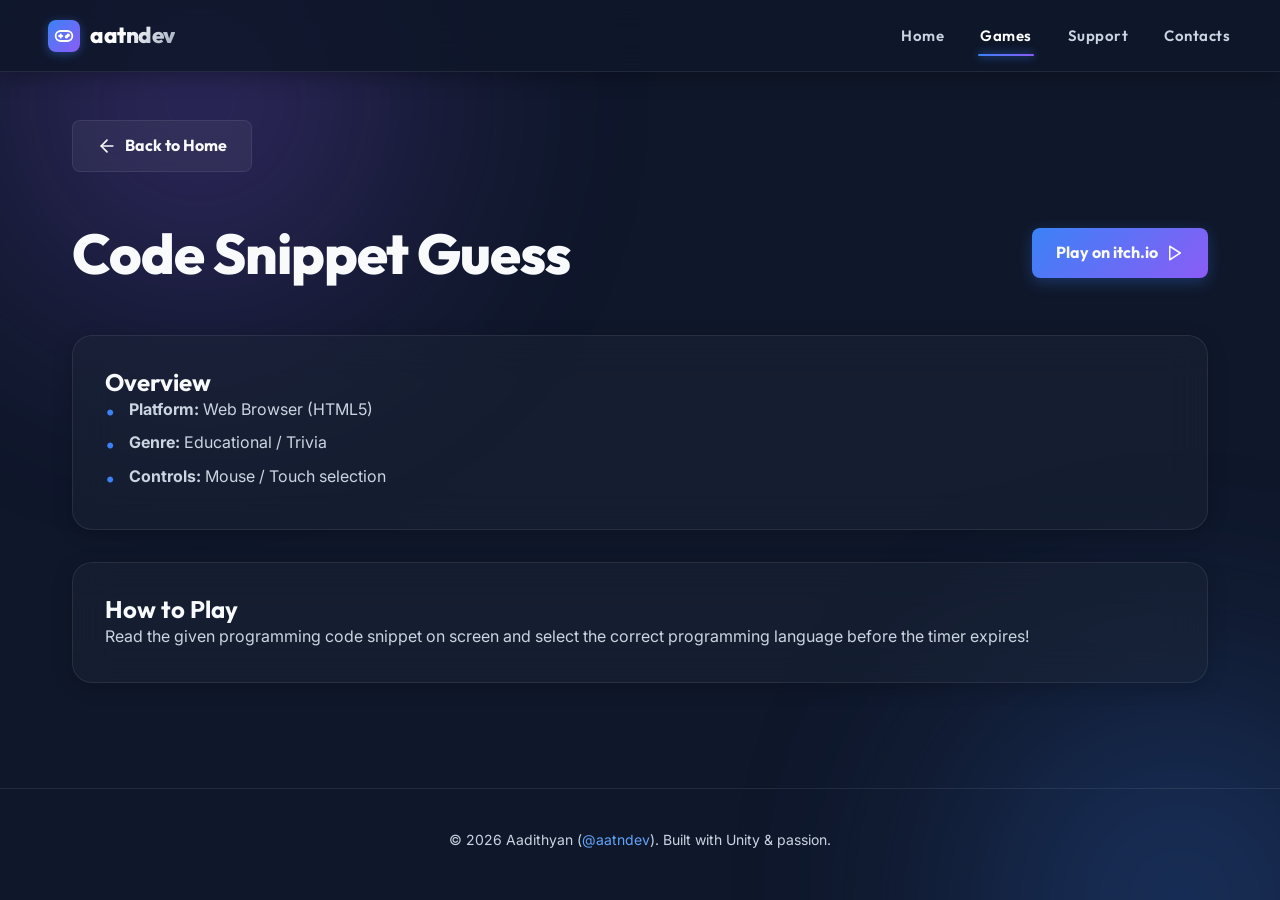
<file: code-snippet-guess.html>
<!DOCTYPE html>
<html lang="en">

<head>
    <meta charset="UTF-8">
    <meta name="viewport" content="width=device-width, initial-scale=1.0">
    <title>Code Snippet Guess by aatndev</title>
    <link rel="preconnect" href="https://fonts.googleapis.com">
    <link rel="preconnect" href="https://fonts.gstatic.com" crossorigin>
    <link
        href="https://fonts.googleapis.com/css2?family=Inter:wght@300;400;500;600&family=Outfit:wght@500;600;700;800;900&display=swap"
        rel="stylesheet">
    <link rel="stylesheet" href="style.css">
</head>

<body>
    <!-- Background Ambient Glow Orbs -->
    <div class="background-effects">
        <div class="glow-orb orb-1"></div>
        <div class="glow-orb orb-2"></div>
    </div>

    <!-- Universal Fixed Top Navigation Bar -->
    <header>
        <nav class="navbar" aria-label="Main Navigation">
            <a href="index.html" class="logo" title="Back to Home">
                <span class="logo-icon">
                    <svg width="20" height="20" viewBox="0 0 24 24" fill="none" stroke="currentColor" stroke-width="2.2" stroke-linecap="round" stroke-linejoin="round">
                        <line x1="6" y1="12" x2="10" y2="12"></line>
                        <line x1="8" y1="10" x2="8" y2="14"></line>
                        <circle cx="17" cy="11" r="1" fill="currentColor"></circle>
                        <circle cx="15" cy="13" r="1" fill="currentColor"></circle>
                        <rect x="2" y="6" width="20" height="12" rx="6"></rect>
                    </svg>
                </span>
                <span class="logo-text">aatndev</span>
            </a>

            <div class="menu" id="menu">
                <a href="index.html" class="">Home</a>
                <a href="games.html" class="active">Games</a>
                <a href="support.html" class="">Support</a>
                <a href="contacts.html" class="">Contacts</a>
            </div>

            <button class="hamburger" id="hamburger" aria-label="Toggle navigation menu" aria-expanded="false">
                <svg width="24" height="24" viewBox="0 0 24 24" fill="none" stroke="currentColor" stroke-width="2.2" stroke-linecap="round" stroke-linejoin="round">
                    <line x1="3" y1="6" x2="21" y2="6"></line>
                    <line x1="3" y1="12" x2="21" y2="12"></line>
                    <line x1="3" y1="18" x2="21" y2="18"></line>
                </svg>
            </button>
        </nav>
    </header>
    <main class="container page-content">
        <div class="nav-bar fade-in">
            <a href="index.html" class="btn btn-outline back-btn">
                <svg width="20" height="20" viewBox="0 0 24 24" fill="none" stroke="currentColor" stroke-width="2"
                    stroke-linecap="round" stroke-linejoin="round">
                    <line x1="19" y1="12" x2="5" y2="12"></line>
                    <polyline points="12 19 5 12 12 5"></polyline>
                </svg>
                Back to Home
            </a>
        </div>

        <article class="game-details fade-in delay-1">
            <header class="detail-header">
                <h1 class="page-title detail-title">Code Snippet Guess</h1>
                <div class="header-actions">
                    <a href="https://aatndev.itch.io/code-snippet-guess" target="_blank" rel="noopener noreferrer" class="btn btn-primary play-btn">
                        Play on itch.io
                        <svg width="18" height="18" viewBox="0 0 24 24" fill="none" stroke="currentColor" stroke-width="2" stroke-linecap="round" stroke-linejoin="round">
                            <polygon points="5 3 19 12 5 21 5 3"></polygon>
                        </svg>
                    </a>
                </div>
            </header>

            <div class="details-grid">
                <section class="detail-section glass-panel">
                    <h2 class="section-heading">Overview</h2>
                    <ul class="styled-list">
                        <li><b>Platform:</b> Web Browser (HTML5)</li>
                        <li><b>Genre:</b> Educational / Trivia</li>
                        <li><b>Controls:</b> Mouse / Touch selection</li>
                    </ul>
                </section>

                <section class="detail-section glass-panel">
                    <h2 class="section-heading">How to Play</h2>
                    <p>Read the given programming code snippet on screen and select the correct programming language before the timer expires!</p>
                </section>
            </div>
        </article>
    </main>

    <!-- Global Footer -->
    <footer style="text-align: center; padding: 40px 20px 30px; color: var(--text-secondary); font-size: 14px; border-top: 1px solid var(--border-glass);">
        <p>© 2026 Aadithyan (<a href="https://aatndev.itch.io" target="_blank" style="color: #60a5fa; text-decoration: none;">@aatndev</a>). Built with Unity & passion.</p>
    </footer>

    <script src="script.js"></script>
</body>

</html>
</file>
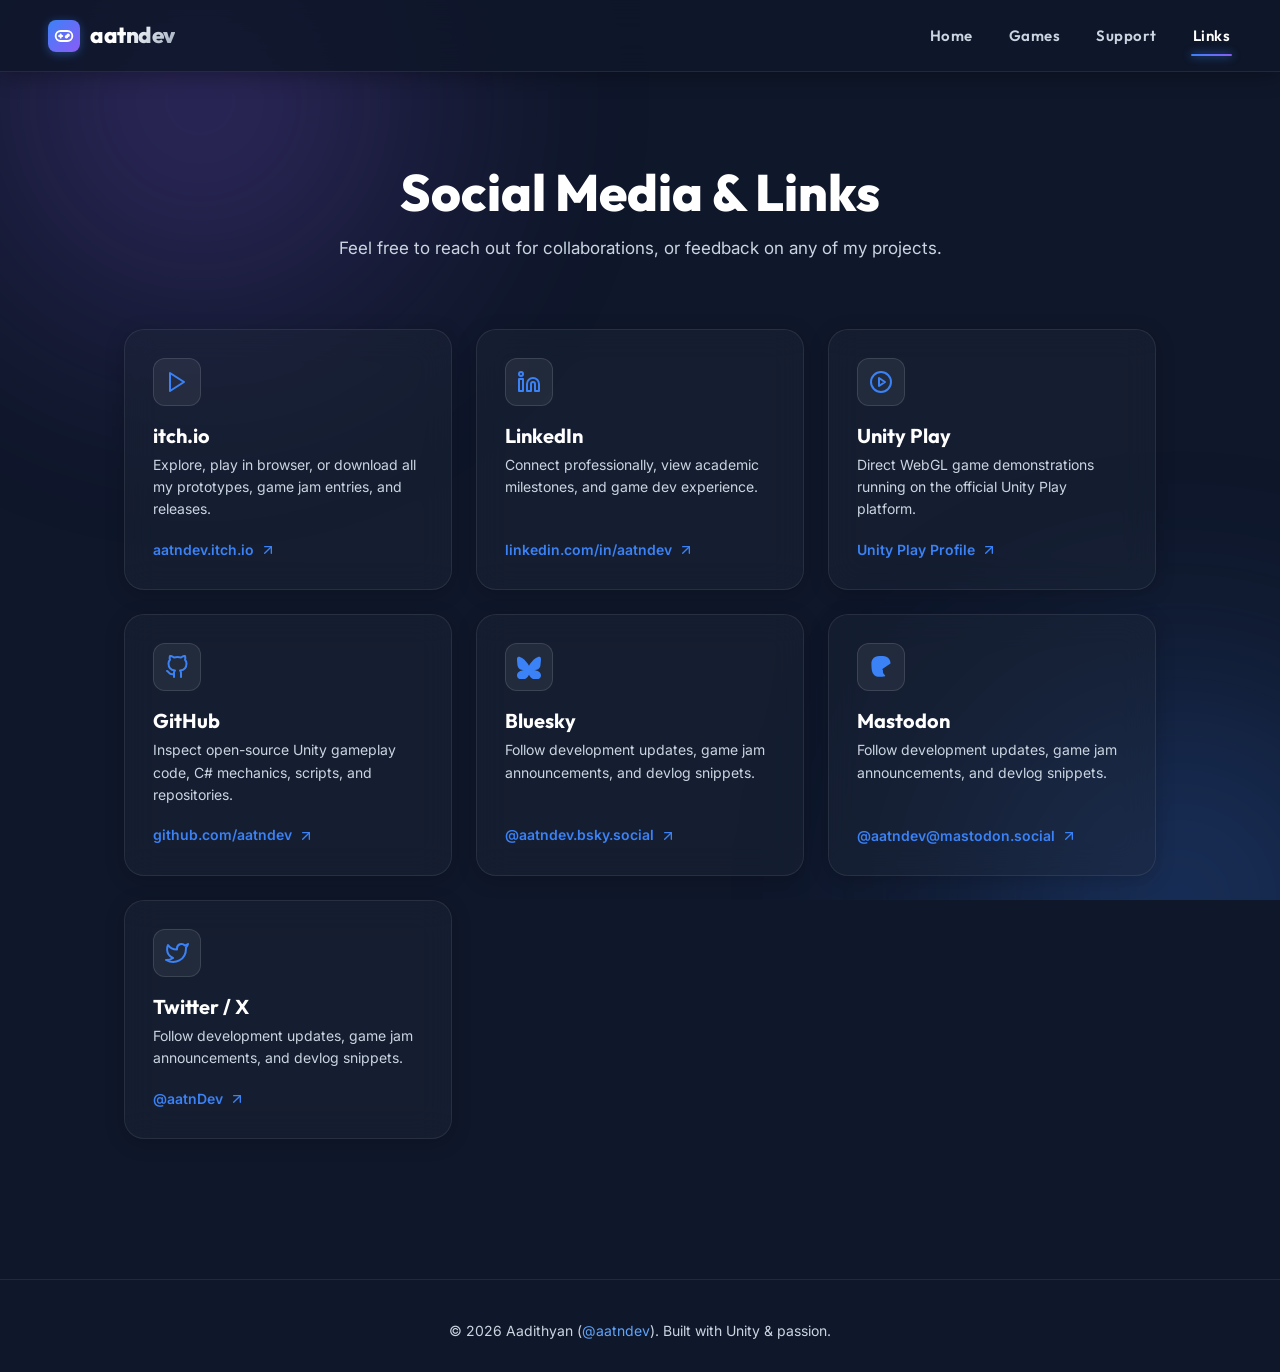
<file: contacts.html>
<!DOCTYPE html>
<html lang="en">

<head>
    <meta charset="UTF-8">
    <meta name="viewport" content="width=device-width, initial-scale=1.0">
    <title>Contacts — Aadithyan (@aatndev)</title>
    <link rel="preconnect" href="https://fonts.googleapis.com">
    <link rel="preconnect" href="https://fonts.gstatic.com" crossorigin>
    <link
        href="https://fonts.googleapis.com/css2?family=Inter:wght@300;400;500;600&family=Outfit:wght@500;600;700;800;900&display=swap"
        rel="stylesheet">
    <link rel="stylesheet" href="style.css">
</head>

<body>
    <!-- Background Ambient Glow Orbs -->
    <div class="background-effects">
        <div class="glow-orb orb-1"></div>
        <div class="glow-orb orb-2"></div>
    </div>

    <!-- Universal Fixed Top Navigation Bar -->
    <header>
        <nav class="navbar" aria-label="Main Navigation">
            <a href="index.html" class="logo" title="Back to Home">
                <span class="logo-icon">
                    <svg width="20" height="20" viewBox="0 0 24 24" fill="none" stroke="currentColor" stroke-width="2.2" stroke-linecap="round" stroke-linejoin="round">
                        <line x1="6" y1="12" x2="10" y2="12"></line>
                        <line x1="8" y1="10" x2="8" y2="14"></line>
                        <circle cx="17" cy="11" r="1" fill="currentColor"></circle>
                        <circle cx="15" cy="13" r="1" fill="currentColor"></circle>
                        <rect x="2" y="6" width="20" height="12" rx="6"></rect>
                    </svg>
                </span>
                <span class="logo-text">aatndev</span>
            </a>

            <div class="menu" id="menu">
                <a href="index.html" class="">Home</a>
                <a href="games.html" class="">Games</a>
                <a href="support.html" class="">Support</a>
                <a href="contacts.html" class="active">Links</a>
            </div>

            <button class="hamburger" id="hamburger" aria-label="Toggle navigation menu" aria-expanded="false">
                <svg width="24" height="24" viewBox="0 0 24 24" fill="none" stroke="currentColor" stroke-width="2.2" stroke-linecap="round" stroke-linejoin="round">
                    <line x1="3" y1="6" x2="21" y2="6"></line>
                    <line x1="3" y1="12" x2="21" y2="12"></line>
                    <line x1="3" y1="18" x2="21" y2="18"></line>
                </svg>
            </button>
        </nav>
    </header>
    <main class="container" style="max-width: 1080px; margin: 0 auto; padding: 40px 24px 80px;">
        <header class="page-hero fade-in">
            <h1 class="page-hero-title">Social Media & Links</h1>
            <p class="page-hero-sub">Feel free to reach out for collaborations, or feedback on any of my projects.</p>
        
        </header>

        <section class="contact-grid fade-in delay-1">

            <!-- itch.io -->
            <a href="https://aatndev.itch.io" target="_blank" rel="noopener noreferrer" class="contact-card">
                <div class="contact-card-icon">
                    <svg width="24" height="24" viewBox="0 0 24 24" fill="none" stroke="currentColor" stroke-width="2" stroke-linecap="round" stroke-linejoin="round">
                        <polygon points="5 3 19 12 5 21 5 3"></polygon>
                    </svg>
                </div>
                <h3 class="contact-card-title">itch.io</h3>
                <p class="contact-card-desc">Explore, play in browser, or download all my prototypes, game jam entries, and releases.</p>
                <span class="contact-card-link">
                    aatndev.itch.io
                    <svg width="16" height="16" viewBox="0 0 24 24" fill="none" stroke="currentColor" stroke-width="2" stroke-linecap="round" stroke-linejoin="round">
                        <line x1="7" y1="17" x2="17" y2="7"></line>
                        <polyline points="7 7 17 7 17 17"></polyline>
                    </svg>
                </span>
            </a>

            <!-- LinkedIn -->
            <a href="https://linkedin.com/in/aatndev" target="_blank" rel="noopener noreferrer" class="contact-card">
                <div class="contact-card-icon">
                    <svg width="24" height="24" viewBox="0 0 24 24" fill="none" stroke="currentColor" stroke-width="2" stroke-linecap="round" stroke-linejoin="round">
                        <path d="M16 8a6 6 0 0 1 6 6v7h-4v-7a2 2 0 0 0-2-2 2 2 0 0 0-2 2v7h-4v-7a6 6 0 0 1 6-6z"></path>
                        <rect x="2" y="9" width="4" height="12"></rect>
                        <circle cx="4" cy="4" r="2"></circle>
                    </svg>
                </div>
                <h3 class="contact-card-title">LinkedIn</h3>
                <p class="contact-card-desc">Connect professionally, view academic milestones, and game dev experience.</p>
                <span class="contact-card-link">
                    linkedin.com/in/aatndev
                    <svg width="16" height="16" viewBox="0 0 24 24" fill="none" stroke="currentColor" stroke-width="2" stroke-linecap="round" stroke-linejoin="round">
                        <line x1="7" y1="17" x2="17" y2="7"></line>
                        <polyline points="7 7 17 7 17 17"></polyline>
                    </svg>
                </span>
            </a>

            <!-- Unity Play -->
            <a href="https://play.unity.com/en/user/acd63bea-1da4-46cb-be7e-2c6eb3f39e58" target="_blank" rel="noopener noreferrer" class="contact-card">
                <div class="contact-card-icon">
                    <svg width="24" height="24" viewBox="0 0 24 24" fill="none" stroke="currentColor" stroke-width="2" stroke-linecap="round" stroke-linejoin="round">
                        <circle cx="12" cy="12" r="10"></circle>
                        <polygon points="10 8 16 12 10 16 10 8"></polygon>
                    </svg>
                </div>
                <h3 class="contact-card-title">Unity Play</h3>
                <p class="contact-card-desc">Direct WebGL game demonstrations running on the official Unity Play platform.</p>
                <span class="contact-card-link">
                    Unity Play Profile
                    <svg width="16" height="16" viewBox="0 0 24 24" fill="none" stroke="currentColor" stroke-width="2" stroke-linecap="round" stroke-linejoin="round">
                        <line x1="7" y1="17" x2="17" y2="7"></line>
                        <polyline points="7 7 17 7 17 17"></polyline>
                    </svg>
                </span>
            </a>

            <!-- GitHub -->
            <a href="https://github.com/aatndev" target="_blank" rel="noopener noreferrer" class="contact-card">
                <div class="contact-card-icon">
                    <svg width="24" height="24" viewBox="0 0 24 24" fill="none" stroke="currentColor" stroke-width="2" stroke-linecap="round" stroke-linejoin="round">
                        <path d="M9 19c-5 1.5-5-2.5-7-3m14 6v-3.87a3.37 3.37 0 0 0-.94-2.61c3.14-.35 6.44-1.54 6.44-7A5.44 5.44 0 0 0 20 4.77 5.07 5.07 0 0 0 19.91 1S18.73.65 16 2.48a13.38 13.38 0 0 0-7 0C6.27.65 5.09 1 5.09 1A5.07 5.07 0 0 0 5 4.77a5.44 5.44 0 0 0-1.5 3.78c0 5.42 3.3 6.61 6.44 7A3.37 3.37 0 0 0 9 18.13V22"></path>
                    </svg>
                </div>
                <h3 class="contact-card-title">GitHub</h3>
                <p class="contact-card-desc">Inspect open-source Unity gameplay code, C# mechanics, scripts, and repositories.</p>
                <span class="contact-card-link">
                    github.com/aatndev
                    <svg width="16" height="16" viewBox="0 0 24 24" fill="none" stroke="currentColor" stroke-width="2" stroke-linecap="round" stroke-linejoin="round">
                        <line x1="7" y1="17" x2="17" y2="7"></line>
                        <polyline points="7 7 17 7 17 17"></polyline>
                    </svg>
                </span>
            </a>

            <!-- Bluesky -->
            <a href="https://bsky.app/profile/aatndev.bsky.social" target="_blank" rel="noopener noreferrer" class="contact-card">
                <div class="contact-card-icon">
                    <svg width="24" height="24" viewBox="0 0 24 24" fill="currentColor">
                        <path d="M12 10.8C10.9 8.7 7.9 4.8 5.1 3.1 2.4 1.5 1.4 1.8.8 2.1.1 2.5 0 3.7 0 4.4c0 .7.4 5.8.7 6.8.9 3.1 4.1 4.1 6.1 3.7-3.5.6-6.7 2.1-6.8 5.2-.1 3.3 3 4.5 5.4 4.5 3.1 0 5.5-2.4 6.6-4.8 1.1 2.4 3.5 4.8 6.6 4.8 2.4 0 5.5-1.2 5.4-4.5-.1-3.1-3.3-4.6-6.8-5.2 2 .4 5.2-.6 6.1-3.7.3-1 .7-6.1.7-6.8 0-.7-.1-1.9-.8-2.3-.6-.3-1.6-.6-4.3 1-2.8 1.7-5.8 5.6-6.9 7.7z"/>
                    </svg>
                </div>
                <h3 class="contact-card-title">Bluesky</h3>
                <p class="contact-card-desc">Follow development updates, game jam announcements, and devlog snippets.</p>
                <span class="contact-card-link">
                    @aatndev.bsky.social
                    <svg width="16" height="16" viewBox="0 0 24 24" fill="none" stroke="currentColor" stroke-width="2" stroke-linecap="round" stroke-linejoin="round">
                        <line x1="7" y1="17" x2="17" y2="7"></line>
                        <polyline points="7 7 17 7 17 17"></polyline>
                    </svg>
                </span>
            </a>

            <!-- Mastodon -->
            <a href="https://mastodon.social/@aatndev" target="_blank" rel="noopener noreferrer" class="contact-card">
                <div class="contact-card-icon">
                    <svg width="24" height="24" viewBox="0 0 24 24" fill="currentColor">
                        <path d="M21.5 8.5c0-4.4-2.9-6.1-2.9-6.1C17.1 1.5 14.5 1.1 12 1.1h-.1c-2.5 0-5.1.4-6.6 1.3 0 0-2.9 1.7-2.9 6.1 0 1 0 2.2.1 3.5.2 4.4 1.3 8.7 6.1 9.8 6.1 0 2.3.3 4.5-.1 6.8-.4.4-2.5.9-4.8.2-2.3-.7-2.6-.9-2.6-.9l-.2 1.3s1.9.9 4.7 1.2c2.9.4 5.8-.1 6.3-1.6.1-.3.2-.7.2-1.1 0 0 .1-.1.1-.2v-.1c0-1.3.1-2.6.1-3.9 4.8-1.1 5.9-5.4 6.1-9.8.1-1.3.1-2.5.1-3.5zM17.8 13.7h-2.1V8.1c0-1.2-.5-1.8-1.4-1.8-1 0-1.5.7-1.5 2.1v3.1h-1.9V8.4c0-1.4-.5-2.1-1.5-2.1-.9 0-1.4.6-1.4 1.8v5.6H5.9V8c0-1.2.3-2.1.9-2.7.6-.6 1.4-.9 2.4-.9 1.2 0 2.1.5 2.7 1.5l.6 1 .6-1c.6-1 1.5-1.5 2.7-1.5 1 0 1.8.3 2.4.9.6.6.9 1.5.9 2.7v5.7z"/>
                    </svg>
                </div>
                <h3 class="contact-card-title">Mastodon</h3>
                <p class="contact-card-desc">Follow development updates, game jam announcements, and devlog snippets.</p>
                <span class="contact-card-link">
                    @aatndev@mastodon.social
                    <svg width="16" height="16" viewBox="0 0 24 24" fill="none" stroke="currentColor" stroke-width="2" stroke-linecap="round" stroke-linejoin="round">
                        <line x1="7" y1="17" x2="17" y2="7"></line>
                        <polyline points="7 7 17 7 17 17"></polyline>
                    </svg>
                </span>
            </a>

            <!-- Twitter / X -->
            <a href="https://twitter.com/aatnDev" target="_blank" rel="noopener noreferrer" class="contact-card">
                <div class="contact-card-icon">
                    <svg width="24" height="24" viewBox="0 0 24 24" fill="none" stroke="currentColor" stroke-width="2" stroke-linecap="round" stroke-linejoin="round">
                        <path d="M23 3a10.9 10.9 0 0 1-3.14 1.53 4.48 4.48 0 0 0-7.86 3v1A10.66 10.66 0 0 1 3 4s-4 9 5 13a11.64 11.64 0 0 1-7 2c9 5 20 0 20-11.5a4.5 4.5 0 0 0-.08-.83A7.72 7.72 0 0 0 23 3z"></path>
                    </svg>
                </div>
                <h3 class="contact-card-title">Twitter / X</h3>
                <p class="contact-card-desc">Follow development updates, game jam announcements, and devlog snippets.</p>
                <span class="contact-card-link">
                    @aatnDev
                    <svg width="16" height="16" viewBox="0 0 24 24" fill="none" stroke="currentColor" stroke-width="2" stroke-linecap="round" stroke-linejoin="round">
                        <line x1="7" y1="17" x2="17" y2="7"></line>
                        <polyline points="7 7 17 7 17 17"></polyline>
                    </svg>
                </span>
            </a>

            
            <!-- Email -->
            <!-- <a href="mailto:ksaadithyan@gmail.com" class="contact-card">
                <div class="contact-card-icon">
                    <svg width="24" height="24" viewBox="0 0 24 24" fill="none" stroke="currentColor" stroke-width="2" stroke-linecap="round" stroke-linejoin="round">
                        <path d="M4 4h16c1.1 0 2 .9 2 2v12c0 1.1-.9 2-2 2H4c-1.1 0-2-.9-2-2V6c0-1.1.9-2 2-2z"></path>
                        <polyline points="22,6 12,13 2,6"></polyline>
                    </svg>
                </div>
                <h3 class="contact-card-title">Email</h3>
                <p class="contact-card-desc">Direct inquiries, feedback, opportunities, or questions about my games and code.</p>
                <span class="contact-card-link">
                    ksaadithyan@gmail.com
                    <svg width="16" height="16" viewBox="0 0 24 24" fill="none" stroke="currentColor" stroke-width="2" stroke-linecap="round" stroke-linejoin="round">
                        <line x1="7" y1="17" x2="17" y2="7"></line>
                        <polyline points="7 7 17 7 17 17"></polyline>
                    </svg>
                </span>
            </a> -->
        </section>
    </main>

    <!-- Global Footer -->
    <footer style="text-align: center; padding: 40px 20px 30px; color: var(--text-secondary); font-size: 14px; border-top: 1px solid var(--border-glass);">
        <p>© 2026 Aadithyan (<a href="https://aatndev.itch.io" target="_blank" style="color: #60a5fa; text-decoration: none;">@aatndev</a>). Built with Unity & passion.</p>
    </footer>

    <script src="script.js"></script>
</body>

</html>
</file>
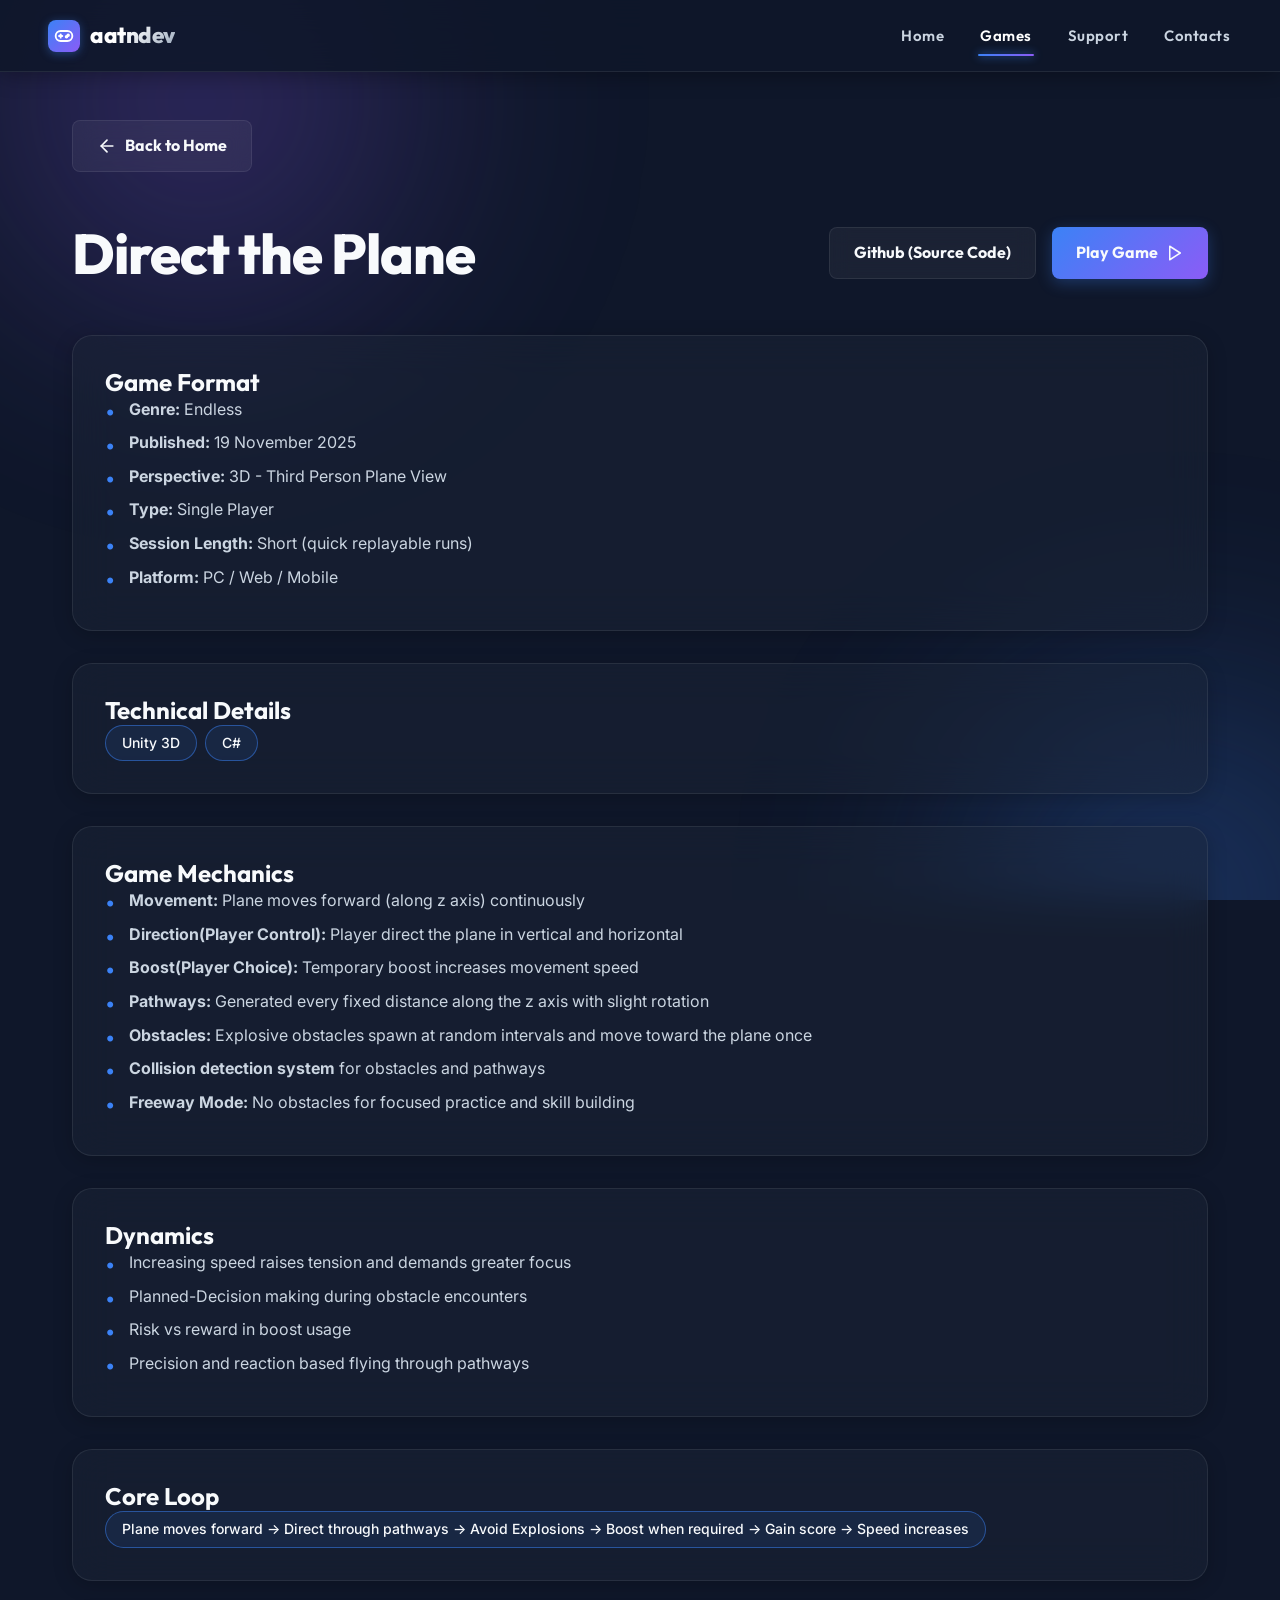
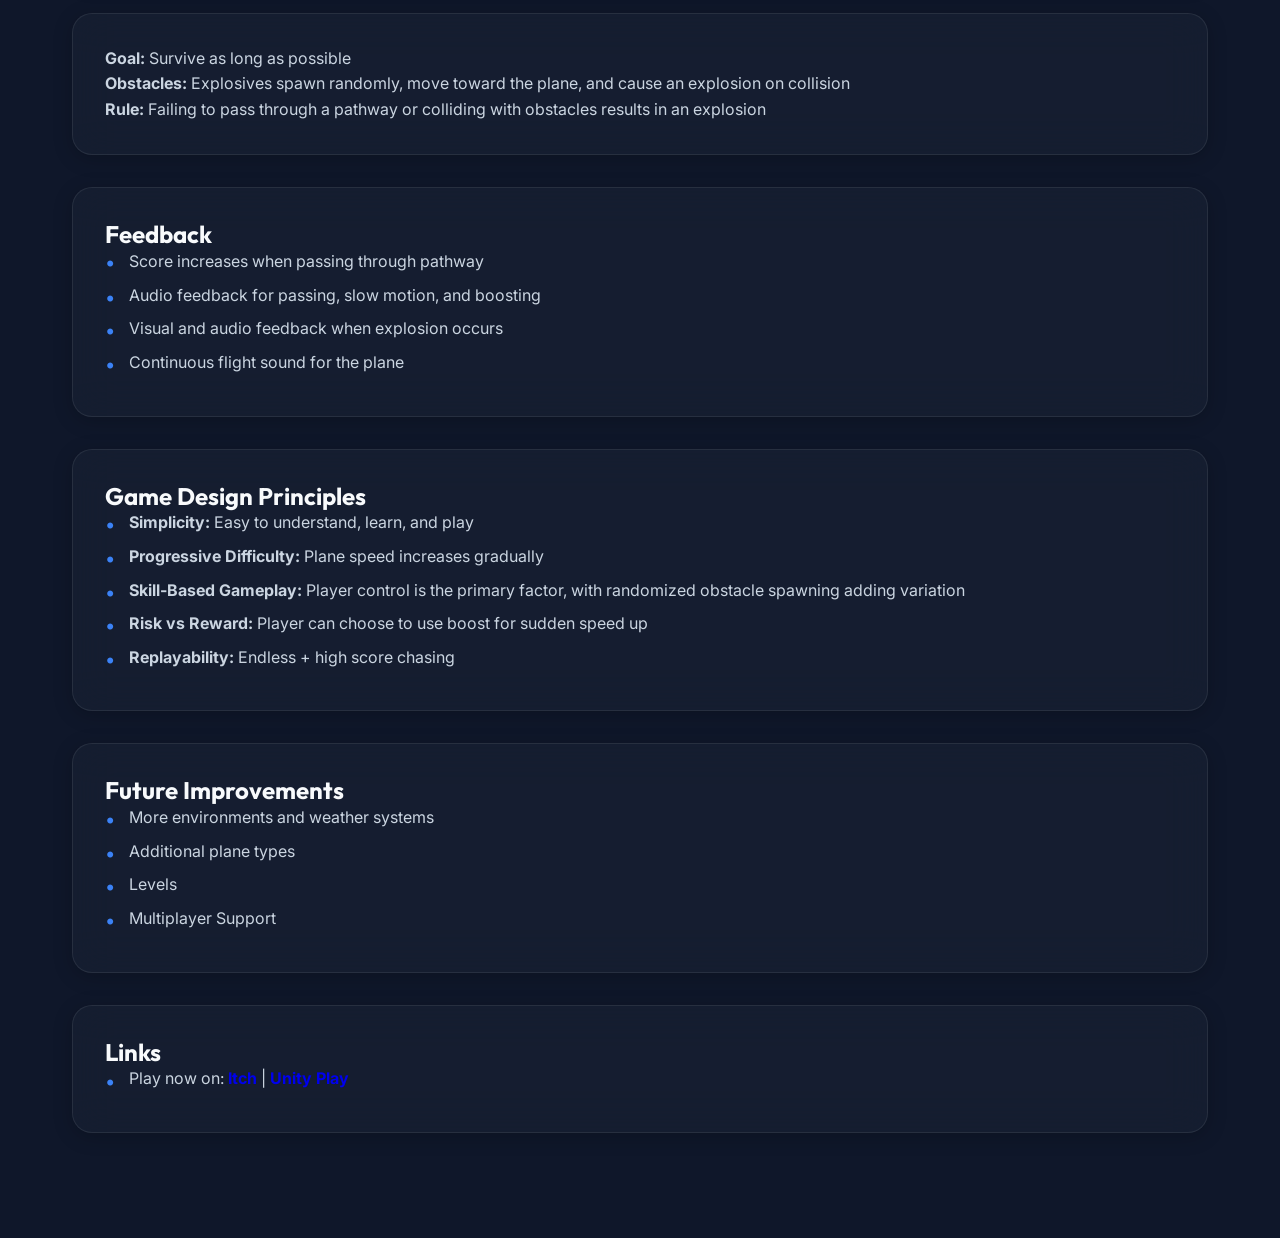
<file: direct-the-plane.html>
<!DOCTYPE html>
<html lang="en">

<head>
    <meta charset="UTF-8">
    <meta name="viewport" content="width=device-width, initial-scale=1.0">
    <title>Direct The Plane by aatndev</title>
    <link rel="preconnect" href="https://fonts.googleapis.com">
    <link rel="preconnect" href="https://fonts.gstatic.com" crossorigin>
    <link
        href="https://fonts.googleapis.com/css2?family=Inter:wght@300;400;500&family=Outfit:wght@500;700;800&display=swap"
        rel="stylesheet">
    <link rel="stylesheet" href="style.css">
</head>

<body>
    <div class="background-effects">
        <div class="glow-orb orb-1"></div>
        <div class="glow-orb orb-2"></div>
    </div>

    <!-- Universal Fixed Top Navigation Bar -->
    <header>
        <nav class="navbar" aria-label="Main Navigation">
            <a href="index.html" class="logo" title="Back to Home">
                <span class="logo-icon">
                    <svg width="20" height="20" viewBox="0 0 24 24" fill="none" stroke="currentColor" stroke-width="2.2" stroke-linecap="round" stroke-linejoin="round">
                        <line x1="6" y1="12" x2="10" y2="12"></line>
                        <line x1="8" y1="10" x2="8" y2="14"></line>
                        <circle cx="17" cy="11" r="1" fill="currentColor"></circle>
                        <circle cx="15" cy="13" r="1" fill="currentColor"></circle>
                        <rect x="2" y="6" width="20" height="12" rx="6"></rect>
                    </svg>
                </span>
                <span class="logo-text">aatndev</span>
            </a>

            <div class="menu" id="menu">
                <a href="index.html">Home</a>
                <a href="games.html" class="active">Games</a>
                <a href="support.html">Support</a>
                <a href="contacts.html">Contacts</a>
            </div>

            <button class="hamburger" id="hamburger" aria-label="Toggle navigation menu" aria-expanded="false">
                <svg width="24" height="24" viewBox="0 0 24 24" fill="none" stroke="currentColor" stroke-width="2.2" stroke-linecap="round" stroke-linejoin="round">
                    <line x1="3" y1="6" x2="21" y2="6"></line>
                    <line x1="3" y1="12" x2="21" y2="12"></line>
                    <line x1="3" y1="18" x2="21" y2="18"></line>
                </svg>
            </button>
        </nav>
    </header>

    <main class="container page-content">
        <div class="nav-bar fade-in">
            <a href="index.html" class="btn btn-outline back-btn">
                <svg width="20" height="20" viewBox="0 0 24 24" fill="none" stroke="currentColor" stroke-width="2"
                    stroke-linecap="round" stroke-linejoin="round">
                    <line x1="19" y1="12" x2="5" y2="12"></line>
                    <polyline points="12 19 5 12 12 5"></polyline>
                </svg>
                Back to Home
            </a>
        </div>

        <article class="game-details fade-in delay-1">
            <header class="detail-header">
                <h1 class="page-title detail-title">Direct the Plane</h1>
                <div class="header-actions">
                    <a href="https://github.com/aatndev/Direct-the-Plane" target="_blank" class="btn btn-outline">
                        Github (Source Code)
                    </a>
                    <a href="https://aatndev.itch.io/direct-the-plane" 
                        target="_blank" class="btn btn-primary play-btn">
                        Play Game
                        <svg width="18" height="18" viewBox="0 0 24 24" fill="none" stroke="currentColor"
                            stroke-width="2" stroke-linecap="round" stroke-linejoin="round">
                            <polygon points="5 3 19 12 5 21 5 3">
                            </polygon>
                        </svg></a>
                </div>
            </header>

            <!--
            <section class="gameplay-media glass-panel">
                <div class="media-container">
                    <iframe src="https://play.unity.com/en/games/ab673f5d-de1a-4894-9241-6fbe06d3201b/direct-the-plane"
                        allowfullscreen>
                    </iframe>
                </div>
            </section>
        -->

            <div class="details-grid">
                <section class="detail-section glass-panel">
                    <h2 class="section-heading">Game Format</h2>
                    <ul class="styled-list">
                        <li><b>Genre: </b>Endless</li>
                        <li><b>Published: </b>19 November 2025</li>
                        <li><b>Perspective: </b>3D - Third Person Plane View</li>
                        <li><b>Type: </b>Single Player</li>
                        <li><b>Session Length: </b>Short (quick replayable runs)</li>
                        <li><b>Platform: </b>PC / Web / Mobile</li>
                    </ul>
                </section>

                <section class="detail-section glass-panel">
                    <h2 class="section-heading">Technical Details</h2>
                    <div class="round-tags">
                        <span class="tag">Unity 3D</span>
                        <span class="tag">C#</span>
                    </div>
                </section>

                <section class="detail-section glass-panel">
                    <h2 class="section-heading">Game Mechanics</h2>
                    <ul class="styled-list">
                        <li><b>Movement: </b>Plane moves forward (along z axis) continuously</li>
                        <li><b>Direction(Player Control): </b>Player direct the plane in vertical and horizontal</li>
                        <li><b>Boost(Player Choice): </b>Temporary boost increases movement speed</li>
                        <li><b>Pathways: </b>Generated every fixed distance
                            along the z axis with slight rotation</li>
                        <li><b>Obstacles: </b>Explosive obstacles spawn at random intervals
                            and move toward the plane once</li>
                        <li><b>Collision detection system </b>for obstacles and pathways</li>
                        <li><b>Freeway Mode: </b>No obstacles for focused practice and skill building</li>
                    </ul>
                </section>

                <section class="detail-section glass-panel">
                    <h2 class="section-heading">Dynamics</h2>
                    <ul class="styled-list">
                        <li>Increasing speed raises tension and demands greater focus</li>
                        <li>Planned-Decision making during obstacle encounters</li>
                        <li>Risk vs reward in boost usage</li>
                        <li>Precision and reaction based flying through pathways</li>
                    </ul>
                </section>

                <section class="detail-section glass-panel">
                    <h2 class="section-heading">Core Loop</h2>
                    <div class="round-tags long-round">
                        <span class="tag">Plane moves forward ->
                            Direct through pathways -> Avoid Explosions ->
                            Boost when required -> Gain score ->
                            Speed increases</span>
                    </div>
                </section>

                <section class="detail-section glass-panel">
                    <p><strong>Goal:</strong> Survive as long as possible</p>
                    <p><strong>Obstacles:</strong> Explosives spawn
                        randomly, move toward the plane, and cause an
                        explosion on collision</p>
                    <p><strong>Rule:</strong> Failing to pass through a
                        pathway or colliding with obstacles results in an
                        explosion</p>
                </section>

                <section class="detail-section glass-panel">
                    <h2 class="section-heading">Feedback</h2>
                    <ul class="styled-list">
                        <li>Score increases when passing through pathway</li>
                        <li>Audio feedback for passing, slow motion, and boosting</li>
                        <li>Visual and audio feedback when explosion occurs</li>
                        <li>Continuous flight sound for the plane</li>
                    </ul>
                </section>

                <section class="detail-section glass-panel">
                    <h2 class="section-heading">Game Design Principles</h2>
                    <ul class="styled-list">
                        <li><b>Simplicity: </b>Easy to understand, learn, and play</li>
                        <li><b>Progressive Difficulty: </b>Plane speed increases gradually</li>
                        <li><b>Skill-Based Gameplay: </b>Player control is the primary factor, with randomized obstacle
                            spawning adding variation</li>
                        <li><b>Risk vs Reward: </b>Player can choose to use boost for sudden speed up</li>
                        <li><b>Replayability: </b>Endless + high score chasing</li>
                    </ul>
                </section>

                <section class="detail-section glass-panel">
                    <h2 class="section-heading">Future Improvements</h2>
                    <ul class="styled-list">
                        <li>More environments and weather systems</li>
                        <li>Additional plane types</li>
                        <li>Levels</li>
                        <li>Multiplayer Support</li>
                    </ul>
                </section>

                <section class="detail-section glass-panel">
                    <h2 class="section-heading">Links</h2>
                    <ul class="styled-list">
                        <li>
                            Play now on:
                            <a href="https://aatndev.itch.io/direct-the-plane" target="_blank"
                                class="highlight gradient_purplish" style="text-decoration: none;">
                                Itch
                            </a>|
                            <a href="https://play.unity.com/en/games/ab673f5d-de1a-4894-9241-6fbe06d3201b/direct-the-plane"
                                target="_blank" class="highlight gradient_purplish" style="text-decoration: none;">
                                Unity Play
                            </a>
                        </li>
                    </ul>
                </section>
            </div>
        </article>
    </main>

    <script src="script.js"></script>
</body>

</html>
</file>
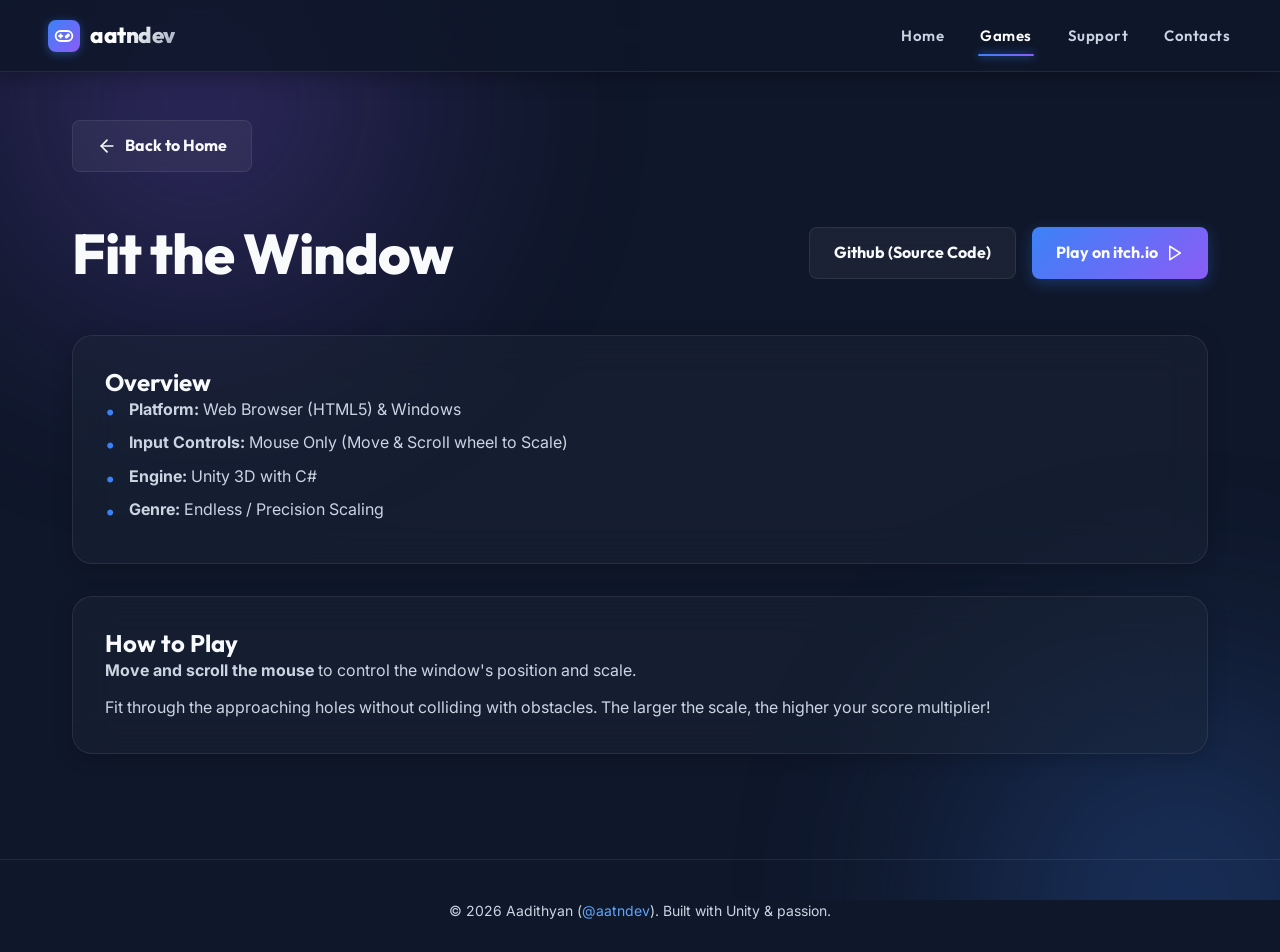
<file: fit-the-window.html>
<!DOCTYPE html>
<html lang="en">

<head>
    <meta charset="UTF-8">
    <meta name="viewport" content="width=device-width, initial-scale=1.0">
    <title>Fit the Window by aatndev</title>
    <link rel="preconnect" href="https://fonts.googleapis.com">
    <link rel="preconnect" href="https://fonts.gstatic.com" crossorigin>
    <link
        href="https://fonts.googleapis.com/css2?family=Inter:wght@300;400;500;600&family=Outfit:wght@500;600;700;800;900&display=swap"
        rel="stylesheet">
    <link rel="stylesheet" href="style.css">
</head>

<body>
    <!-- Background Ambient Glow Orbs -->
    <div class="background-effects">
        <div class="glow-orb orb-1"></div>
        <div class="glow-orb orb-2"></div>
    </div>

    <!-- Universal Fixed Top Navigation Bar -->
    <header>
        <nav class="navbar" aria-label="Main Navigation">
            <a href="index.html" class="logo" title="Back to Home">
                <span class="logo-icon">
                    <svg width="20" height="20" viewBox="0 0 24 24" fill="none" stroke="currentColor" stroke-width="2.2" stroke-linecap="round" stroke-linejoin="round">
                        <line x1="6" y1="12" x2="10" y2="12"></line>
                        <line x1="8" y1="10" x2="8" y2="14"></line>
                        <circle cx="17" cy="11" r="1" fill="currentColor"></circle>
                        <circle cx="15" cy="13" r="1" fill="currentColor"></circle>
                        <rect x="2" y="6" width="20" height="12" rx="6"></rect>
                    </svg>
                </span>
                <span class="logo-text">aatndev</span>
            </a>

            <div class="menu" id="menu">
                <a href="index.html" class="">Home</a>
                <a href="games.html" class="active">Games</a>
                <a href="support.html" class="">Support</a>
                <a href="contacts.html" class="">Contacts</a>
            </div>

            <button class="hamburger" id="hamburger" aria-label="Toggle navigation menu" aria-expanded="false">
                <svg width="24" height="24" viewBox="0 0 24 24" fill="none" stroke="currentColor" stroke-width="2.2" stroke-linecap="round" stroke-linejoin="round">
                    <line x1="3" y1="6" x2="21" y2="6"></line>
                    <line x1="3" y1="12" x2="21" y2="12"></line>
                    <line x1="3" y1="18" x2="21" y2="18"></line>
                </svg>
            </button>
        </nav>
    </header>
    <main class="container page-content">
        <div class="nav-bar fade-in">
            <a href="index.html" class="btn btn-outline back-btn">
                <svg width="20" height="20" viewBox="0 0 24 24" fill="none" stroke="currentColor" stroke-width="2"
                    stroke-linecap="round" stroke-linejoin="round">
                    <line x1="19" y1="12" x2="5" y2="12"></line>
                    <polyline points="12 19 5 12 12 5"></polyline>
                </svg>
                Back to Home
            </a>
        </div>

        <article class="game-details fade-in delay-1">
            <header class="detail-header">
                <h1 class="page-title detail-title">Fit the Window</h1>
                <div class="header-actions">
                    <a href="https://github.com/aatndev/Fit-the-Window-Public" target="_blank" rel="noopener noreferrer" class="btn btn-outline">
                        Github (Source Code)
                    </a>
                    <a href="https://aatndev.itch.io/fit-the-window" target="_blank" rel="noopener noreferrer" class="btn btn-primary play-btn">
                        Play on itch.io
                        <svg width="18" height="18" viewBox="0 0 24 24" fill="none" stroke="currentColor" stroke-width="2" stroke-linecap="round" stroke-linejoin="round">
                            <polygon points="5 3 19 12 5 21 5 3"></polygon>
                        </svg>
                    </a>
                </div>
            </header>

            <div class="details-grid">
                <section class="detail-section glass-panel">
                    <h2 class="section-heading">Overview</h2>
                    <ul class="styled-list">
                        <li><b>Platform:</b> Web Browser (HTML5) & Windows</li>
                        <li><b>Input Controls:</b> Mouse Only (Move & Scroll wheel to Scale)</li>
                        <li><b>Engine:</b> Unity 3D with C#</li>
                        <li><b>Genre:</b> Endless / Precision Scaling</li>
                    </ul>
                </section>

                <section class="detail-section glass-panel">
                    <h2 class="section-heading">How to Play</h2>
                    <p style="margin-bottom: 12px;"><strong>Move and scroll the mouse</strong> to control the window's position and scale.</p>
                    <p>Fit through the approaching holes without colliding with obstacles. The larger the scale, the higher your score multiplier!</p>
                </section>
            </div>
        </article>
    </main>

    <!-- Global Footer -->
    <footer style="text-align: center; padding: 40px 20px 30px; color: var(--text-secondary); font-size: 14px; border-top: 1px solid var(--border-glass);">
        <p>© 2026 Aadithyan (<a href="https://aatndev.itch.io" target="_blank" style="color: #60a5fa; text-decoration: none;">@aatndev</a>). Built with Unity & passion.</p>
    </footer>

    <script src="script.js"></script>
</body>

</html>
</file>
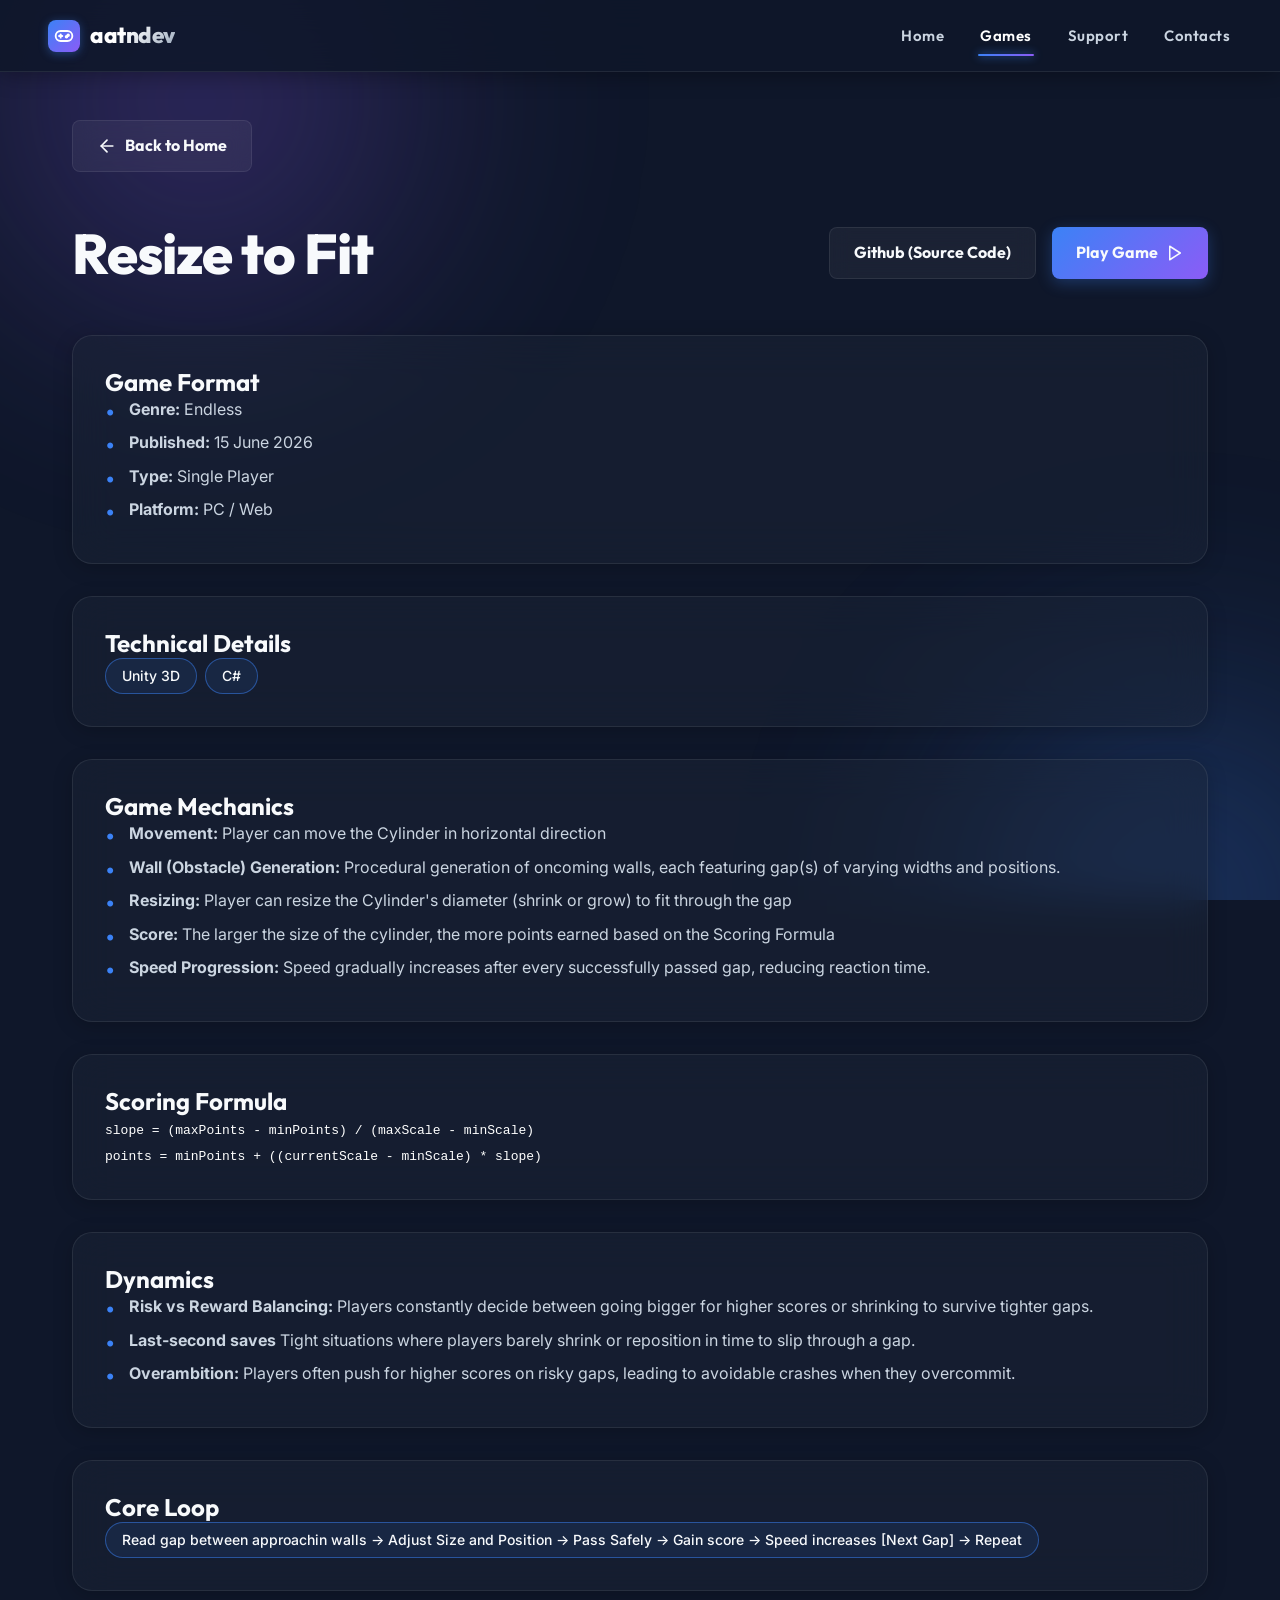
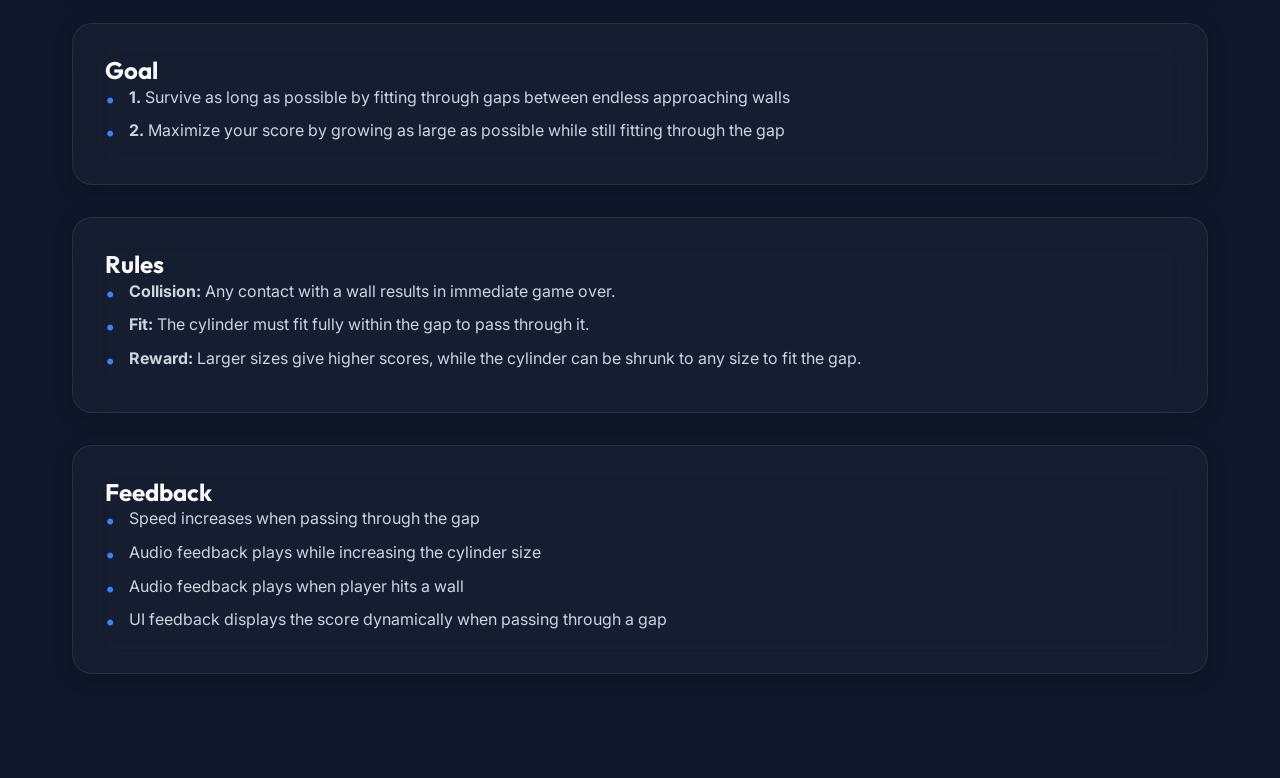
<file: resize-to-fit.html>
<!DOCTYPE html>
<html lang="en">
<head>
    <meta charset="UTF-8">
    <meta name="viewport" content="width=device-width, initial-scale=1.0">
    <title>Resize to Fit by aatndev</title>
    <link rel="preconnect" href="https://fonts.googleapis.com">
    <link rel="preconnect" href="https://fonts.gstatic.com" crossorigin>
    <link href="https://fonts.googleapis.com/css2?family=Inter:wght@300;400;500&family=Outfit:wght@500;700;800&display=swap" rel="stylesheet">
    <link rel="stylesheet" href="style.css">
</head>
<body>
    <div class="background-effects">
        <div class="glow-orb orb-1"></div>
        <div class="glow-orb orb-2"></div>
    </div>

    <!-- Universal Fixed Top Navigation Bar -->
    <header>
        <nav class="navbar" aria-label="Main Navigation">
            <a href="index.html" class="logo" title="Back to Home">
                <span class="logo-icon">
                    <svg width="20" height="20" viewBox="0 0 24 24" fill="none" stroke="currentColor" stroke-width="2.2" stroke-linecap="round" stroke-linejoin="round">
                        <line x1="6" y1="12" x2="10" y2="12"></line>
                        <line x1="8" y1="10" x2="8" y2="14"></line>
                        <circle cx="17" cy="11" r="1" fill="currentColor"></circle>
                        <circle cx="15" cy="13" r="1" fill="currentColor"></circle>
                        <rect x="2" y="6" width="20" height="12" rx="6"></rect>
                    </svg>
                </span>
                <span class="logo-text">aatndev</span>
            </a>

            <div class="menu" id="menu">
                <a href="index.html">Home</a>
                <a href="games.html" class="active">Games</a>
                <a href="support.html">Support</a>
                <a href="contacts.html">Contacts</a>
            </div>

            <button class="hamburger" id="hamburger" aria-label="Toggle navigation menu" aria-expanded="false">
                <svg width="24" height="24" viewBox="0 0 24 24" fill="none" stroke="currentColor" stroke-width="2.2" stroke-linecap="round" stroke-linejoin="round">
                    <line x1="3" y1="6" x2="21" y2="6"></line>
                    <line x1="3" y1="12" x2="21" y2="12"></line>
                    <line x1="3" y1="18" x2="21" y2="18"></line>
                </svg>
            </button>
        </nav>
    </header>

    <main class="container page-content">
        <div class="nav-bar fade-in">
            <a href="index.html" class="btn btn-outline back-btn">
                <svg width="20" height="20" viewBox="0 0 24 24" fill="none" stroke="currentColor" stroke-width="2" stroke-linecap="round" stroke-linejoin="round"><line x1="19" y1="12" x2="5" y2="12"></line><polyline points="12 19 5 12 12 5"></polyline></svg>
                Back to Home
            </a>
        </div>

        <article class="game-details fade-in delay-1">
            <header class="detail-header">
                <h1 class="page-title detail-title">Resize to Fit</h1>
                <div class="header-actions">
                    <a href="https://github.com/aatndev/Resize-to-Fit-public" target="_blank" rel="noopener noreferrer" class="btn btn-outline">
                        Github (Source Code)
                    </a>

                    <!--<a href="https://itch.io/jam/metroidvania-month-32/rate/4676450" target="_blank" class="btn btn-transparent">
                        Metroidvania M32 Game Jam
                    </a>-->

                    <a href="https://aatndev.itch.io/resize-to-fit" target="_blank" class="btn btn-primary play-btn">
                        Play Game 
                        <svg width="18" height="18" viewBox="0 0 24 24" fill="none" 
                        stroke="currentColor" stroke-width="2" stroke-linecap="round" 
                        stroke-linejoin="round"><polygon points="5 3 19 12 5 21 5 3">
                    </polygon></svg></a>
                </div>
            </header>

            <div class="details-grid">
                <section class="detail-section glass-panel">
                    <h2 class="section-heading">Game Format</h2>
                    <ul class="styled-list">
                        <li><b>Genre: </b>Endless</li>
                        <li><b>Published: </b>15 June 2026</li>
                        <li><b>Type: </b>Single Player</li>
                        <li><b>Platform: </b>PC / Web</li>
                    </ul>
                </section>

                <section class="detail-section glass-panel">
                    <h2 class="section-heading">Technical Details</h2>
                    <div class="round-tags">
                        <span class="tag">Unity 3D</span>
                        <span class="tag">C#</span>
                    </div>
                </section>

                <section class="detail-section glass-panel">
                    <h2 class="section-heading">Game Mechanics</h2>
                    <ul class="styled-list">
                        <li><b>Movement: </b>Player can move the Cylinder in horizontal direction</li>
                        <li><b>Wall (Obstacle) Generation: </b>Procedural generation of oncoming walls, 
                            each featuring gap(s) of varying widths and positions.</li>
                        <li><b>Resizing: </b>Player can resize the Cylinder's diameter (shrink or grow) to fit through the gap</li>
                        <li><b>Score: </b>The larger the size of the cylinder, the more points earned based on the Scoring Formula</li>
                        <li><b>Speed Progression: </b>Speed gradually increases after every successfully passed gap, reducing reaction time.</li>
                    </ul>
                </section>
                

                <section class="detail-section glass-panel">
                    <h2 class="section-heading">Scoring Formula</h2>
                    <code style = "color: white;">
                        slope = (maxPoints - minPoints) / (maxScale - minScale)<br>
                        points = minPoints + ((currentScale - minScale) * slope)
                    </code>
                </section>
                
                <section class="detail-section glass-panel">
                    <h2 class="section-heading">Dynamics</h2>
                    <ul class="styled-list">
                        <li><b>Risk vs Reward Balancing: </b>Players constantly decide between 
                            going bigger for higher scores or shrinking to survive tighter gaps.</li>
                        <li><b>Last-second saves </b>Tight situations where players barely shrink 
                            or reposition in time to slip through a gap.</li>
                        <li><b>Overambition: </b>Players often push for higher scores on 
                            risky gaps, leading to avoidable crashes when they overcommit.</li>
                    </ul>
                </section>

                <section class="detail-section glass-panel">
                    <h2 class="section-heading">Core Loop</h2>
                    <div class="round-tags long-round">
                        <span class="tag">Read gap between approachin walls -> Adjust Size and Position -> Pass Safely -> Gain score
                            -> Speed increases [Next Gap] -> Repeat </span>
                    </div>
                </section>

                <section class="detail-section glass-panel">
                    <h2 class="section-heading">Goal</h2>
                    <ul class="styled-list">
                        <li><b>1. </b>Survive as long as possible by fitting through gaps between endless approaching walls</li>
                        <li><b>2. </b>Maximize your score by growing as large as possible while still fitting through the gap</li>
                    </ul>
                </section>

                <section class="detail-section glass-panel">
                    <h2 class="section-heading">Rules</h2>
                    <ul class="styled-list">
                        <li><b>Collision:</b> Any contact with a wall results in immediate game over.</li>
                        <li><b>Fit:</b> The cylinder must fit fully within the gap to pass through it.</li>
                        <li><b>Reward:</b> Larger sizes give higher scores, while the cylinder can be shrunk to any size to fit the gap.</li>
                    </ul>
                </section>

                <section class="detail-section glass-panel">
                    <h2 class="section-heading">Feedback</h2>
                    <ul class="styled-list">
                        <li>Speed increases when passing through the gap</li>
                        <li>Audio feedback plays while increasing the cylinder size</li>
                        <li>Audio feedback plays when player hits a wall</li>
                        <li>UI feedback displays the score dynamically when passing through a gap</li>
                    </ul>
                </section>

            </div>
        </article>
    </main>

    <script src="script.js"></script>
</body>
</html>
</file>
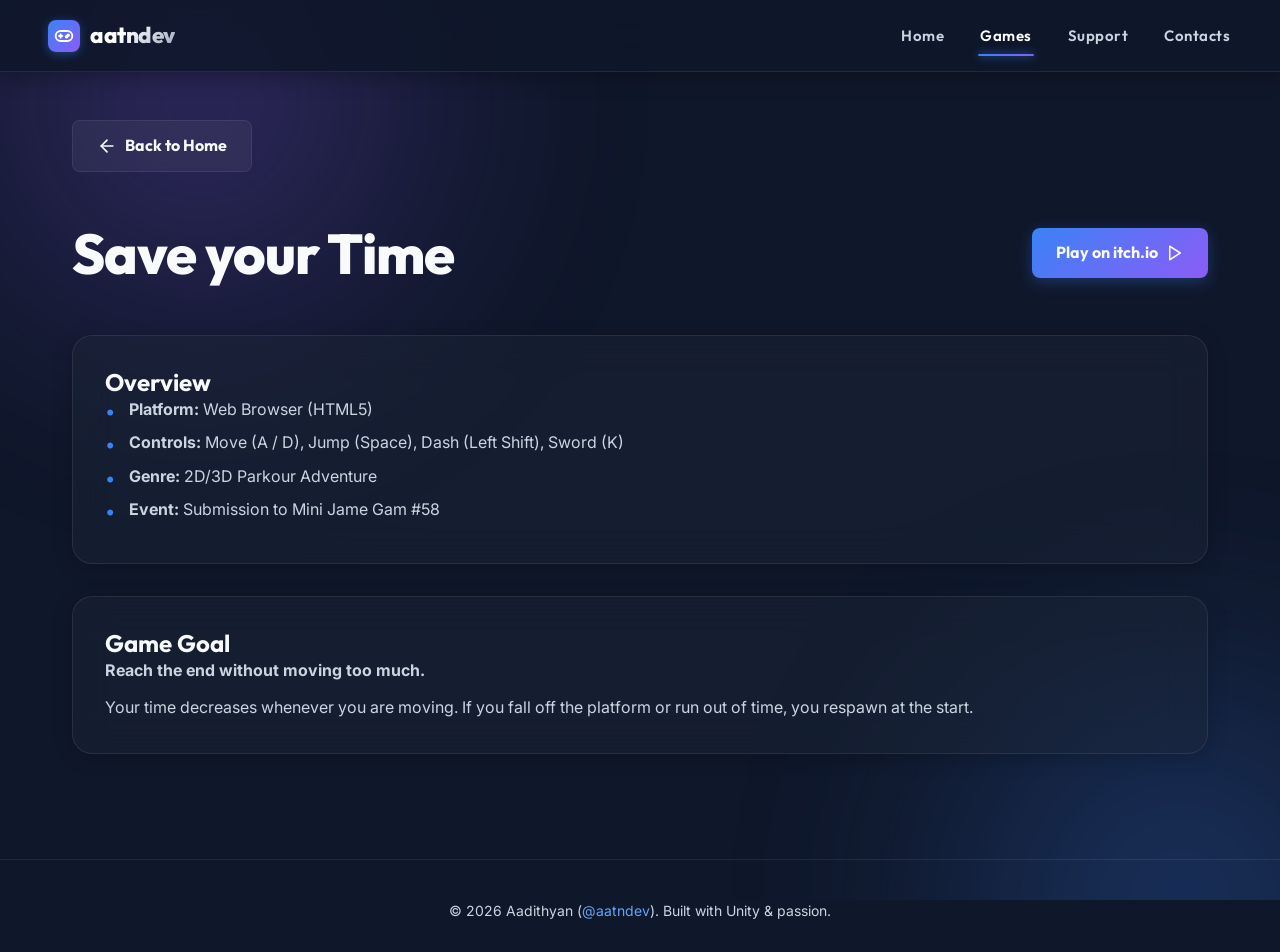
<file: save-your-time.html>
<!DOCTYPE html>
<html lang="en">

<head>
    <meta charset="UTF-8">
    <meta name="viewport" content="width=device-width, initial-scale=1.0">
    <title>Save your Time by aatndev</title>
    <link rel="preconnect" href="https://fonts.googleapis.com">
    <link rel="preconnect" href="https://fonts.gstatic.com" crossorigin>
    <link
        href="https://fonts.googleapis.com/css2?family=Inter:wght@300;400;500;600&family=Outfit:wght@500;600;700;800;900&display=swap"
        rel="stylesheet">
    <link rel="stylesheet" href="style.css">
</head>

<body>
    <!-- Background Ambient Glow Orbs -->
    <div class="background-effects">
        <div class="glow-orb orb-1"></div>
        <div class="glow-orb orb-2"></div>
    </div>

    <!-- Universal Fixed Top Navigation Bar -->
    <header>
        <nav class="navbar" aria-label="Main Navigation">
            <a href="index.html" class="logo" title="Back to Home">
                <span class="logo-icon">
                    <svg width="20" height="20" viewBox="0 0 24 24" fill="none" stroke="currentColor" stroke-width="2.2" stroke-linecap="round" stroke-linejoin="round">
                        <line x1="6" y1="12" x2="10" y2="12"></line>
                        <line x1="8" y1="10" x2="8" y2="14"></line>
                        <circle cx="17" cy="11" r="1" fill="currentColor"></circle>
                        <circle cx="15" cy="13" r="1" fill="currentColor"></circle>
                        <rect x="2" y="6" width="20" height="12" rx="6"></rect>
                    </svg>
                </span>
                <span class="logo-text">aatndev</span>
            </a>

            <div class="menu" id="menu">
                <a href="index.html" class="">Home</a>
                <a href="games.html" class="active">Games</a>
                <a href="support.html" class="">Support</a>
                <a href="contacts.html" class="">Contacts</a>
            </div>

            <button class="hamburger" id="hamburger" aria-label="Toggle navigation menu" aria-expanded="false">
                <svg width="24" height="24" viewBox="0 0 24 24" fill="none" stroke="currentColor" stroke-width="2.2" stroke-linecap="round" stroke-linejoin="round">
                    <line x1="3" y1="6" x2="21" y2="6"></line>
                    <line x1="3" y1="12" x2="21" y2="12"></line>
                    <line x1="3" y1="18" x2="21" y2="18"></line>
                </svg>
            </button>
        </nav>
    </header>
    <main class="container page-content">
        <div class="nav-bar fade-in">
            <a href="index.html" class="btn btn-outline back-btn">
                <svg width="20" height="20" viewBox="0 0 24 24" fill="none" stroke="currentColor" stroke-width="2"
                    stroke-linecap="round" stroke-linejoin="round">
                    <line x1="19" y1="12" x2="5" y2="12"></line>
                    <polyline points="12 19 5 12 12 5"></polyline>
                </svg>
                Back to Home
            </a>
        </div>

        <article class="game-details fade-in delay-1">
            <header class="detail-header">
                <h1 class="page-title detail-title">Save your Time</h1>
                <div class="header-actions">
                    <a href="https://aatndev.itch.io/save-your-time" target="_blank" rel="noopener noreferrer" class="btn btn-primary play-btn">
                        Play on itch.io
                        <svg width="18" height="18" viewBox="0 0 24 24" fill="none" stroke="currentColor" stroke-width="2" stroke-linecap="round" stroke-linejoin="round">
                            <polygon points="5 3 19 12 5 21 5 3"></polygon>
                        </svg>
                    </a>
                </div>
            </header>

            <div class="details-grid">
                <section class="detail-section glass-panel">
                    <h2 class="section-heading">Overview</h2>
                    <ul class="styled-list">
                        <li><b>Platform:</b> Web Browser (HTML5)</li>
                        <li><b>Controls:</b> Move (A / D), Jump (Space), Dash (Left Shift), Sword (K)</li>
                        <li><b>Genre:</b> 2D/3D Parkour Adventure</li>
                        <li><b>Event:</b> Submission to Mini Jame Gam #58</li>
                    </ul>
                </section>

                <section class="detail-section glass-panel">
                    <h2 class="section-heading">Game Goal</h2>
                    <p style="margin-bottom: 12px;"><strong>Reach the end without moving too much.</strong></p>
                    <p>Your time decreases whenever you are moving. If you fall off the platform or run out of time, you respawn at the start.</p>
                </section>
            </div>
        </article>
    </main>

    <!-- Global Footer -->
    <footer style="text-align: center; padding: 40px 20px 30px; color: var(--text-secondary); font-size: 14px; border-top: 1px solid var(--border-glass);">
        <p>© 2026 Aadithyan (<a href="https://aatndev.itch.io" target="_blank" style="color: #60a5fa; text-decoration: none;">@aatndev</a>). Built with Unity & passion.</p>
    </footer>

    <script src="script.js"></script>
</body>

</html>
</file>
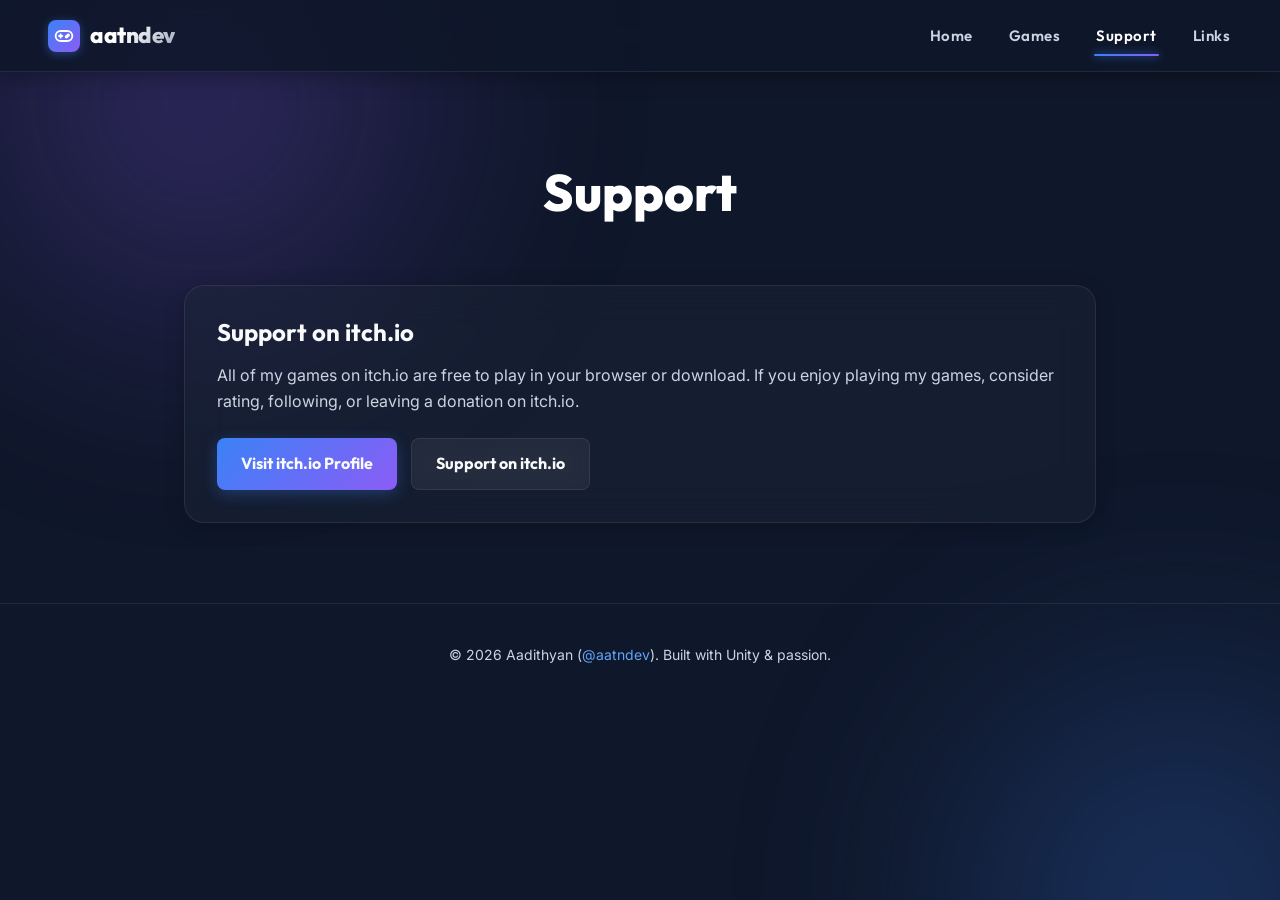
<file: support.html>
<!DOCTYPE html>
<html lang="en">

<head>
    <meta charset="UTF-8">
    <meta name="viewport" content="width=device-width, initial-scale=1.0">
    <title>Support — Aadithyan (@aatndev)</title>
    <link rel="preconnect" href="https://fonts.googleapis.com">
    <link rel="preconnect" href="https://fonts.gstatic.com" crossorigin>
    <link
        href="https://fonts.googleapis.com/css2?family=Inter:wght@300;400;500;600&family=Outfit:wght@500;600;700;800;900&display=swap"
        rel="stylesheet">
    <link rel="stylesheet" href="style.css">
</head>

<body>
    <!-- Background Ambient Glow Orbs -->
    <div class="background-effects">
        <div class="glow-orb orb-1"></div>
        <div class="glow-orb orb-2"></div>
    </div>

    <!-- Universal Fixed Top Navigation Bar -->
    <header>
        <nav class="navbar" aria-label="Main Navigation">
            <a href="index.html" class="logo" title="Back to Home">
                <span class="logo-icon">
                    <svg width="20" height="20" viewBox="0 0 24 24" fill="none" stroke="currentColor" stroke-width="2.2" stroke-linecap="round" stroke-linejoin="round">
                        <line x1="6" y1="12" x2="10" y2="12"></line>
                        <line x1="8" y1="10" x2="8" y2="14"></line>
                        <circle cx="17" cy="11" r="1" fill="currentColor"></circle>
                        <circle cx="15" cy="13" r="1" fill="currentColor"></circle>
                        <rect x="2" y="6" width="20" height="12" rx="6"></rect>
                    </svg>
                </span>
                <span class="logo-text">aatndev</span>
            </a>

            <div class="menu" id="menu">
                <a href="index.html" class="">Home</a>
                <a href="games.html" class="">Games</a>
                <a href="support.html" class="active">Support</a>
                <a href="contacts.html" class="">Links</a>
            </div>

            <button class="hamburger" id="hamburger" aria-label="Toggle navigation menu" aria-expanded="false">
                <svg width="24" height="24" viewBox="0 0 24 24" fill="none" stroke="currentColor" stroke-width="2.2" stroke-linecap="round" stroke-linejoin="round">
                    <line x1="3" y1="6" x2="21" y2="6"></line>
                    <line x1="3" y1="12" x2="21" y2="12"></line>
                    <line x1="3" y1="18" x2="21" y2="18"></line>
                </svg>
            </button>
        </nav>
    </header>
    <main class="container" style="max-width: 960px; margin: 0 auto; padding: 40px 24px 80px;">
        <header class="page-hero fade-in">
            <h1 class="page-hero-title">Support</h1>
            <!-- <p class="page-hero-sub">Support game development, report issues, or provide feedback to help improve my games.</p>
         -->
        </header>

        <section class="details-grid fade-in delay-1" style="grid-template-columns: 1fr; margin-top: 20px;">
            <div class="glass-panel" style="display: flex; flex-direction: column; gap: 16px;">
                <h2 class="section-heading" style="margin-bottom: 0;">Support on itch.io</h2>
                <p>All of my games on itch.io are free to play in your browser or download. If you enjoy playing my games, consider rating, following, or leaving a donation on itch.io.</p>
                <div style="display: flex; gap: 14px; flex-wrap: wrap; margin-top: 8px;">
                    <a href="https://aatndev.itch.io" target="_blank" rel="noopener noreferrer" class="btn btn-primary">
                        Visit itch.io Profile
                    </a>
                    <a href="https://aatndev.itch.io/save-your-time/donate" target="_blank" rel="noopener noreferrer" class="btn btn-outline">
                        Support on itch.io
                    </a>
                </div>
            </div>

            <!-- <div class="glass-panel" style="display: flex; flex-direction: column; gap: 16px;">
                <h2 class="section-heading" style="margin-bottom: 0;">Bug Reports & Suggestions</h2>
                <p>Found a bug, physics glitch, or have an idea for new levels and mechanics? You can reach out directly via email or open an issue on the relevant GitHub repository.</p>
                <div style="display: flex; gap: 14px; flex-wrap: wrap; margin-top: 8px;">
                    <a href="mailto:ksaadithyan@gmail.com?subject=Game%20Feedback%20/%20Bug%20Report" class="btn btn-primary">
                        Send Feedback via Email
                    </a>
                    <a href="https://github.com/aatndev" target="_blank" rel="noopener noreferrer" class="btn btn-outline">
                        GitHub Issues
                    </a>
                </div>
            </div> -->
        </section>
    </main>

    <!-- Global Footer -->
    <footer style="text-align: center; padding: 40px 20px 30px; color: var(--text-secondary); font-size: 14px; border-top: 1px solid var(--border-glass);">
        <p>© 2026 Aadithyan (<a href="https://aatndev.itch.io" target="_blank" style="color: #60a5fa; text-decoration: none;">@aatndev</a>). Built with Unity & passion.</p>
    </footer>

    <script src="script.js"></script>
</body>

</html>
</file>
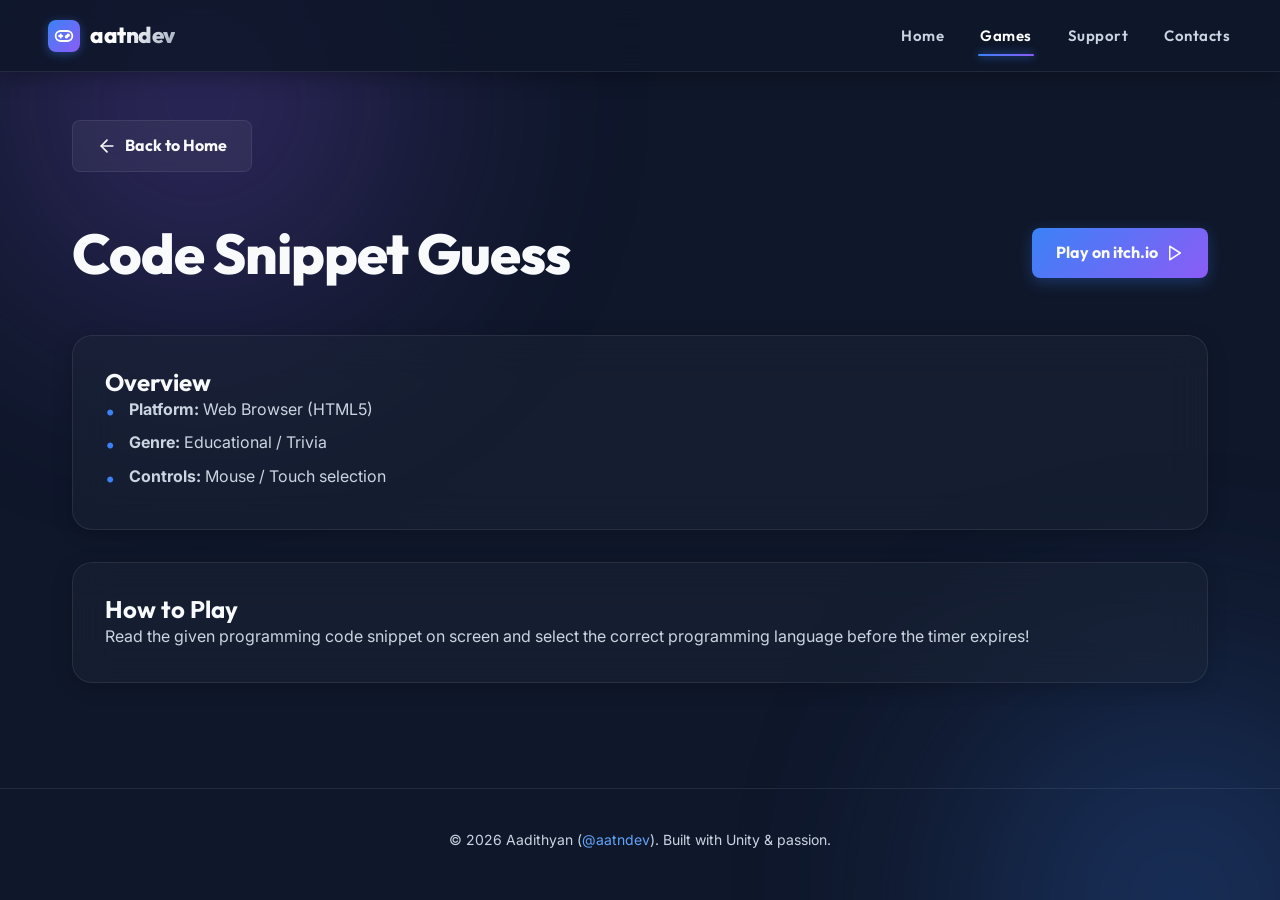
<file: games/code-snippet-guess.html>
<!DOCTYPE html>
<html lang="en">

<head>
    <meta charset="UTF-8">
    <meta name="viewport" content="width=device-width, initial-scale=1.0">
    <title>Code Snippet Guess by aatndev</title>
    <link rel="preconnect" href="https://fonts.googleapis.com">
    <link rel="preconnect" href="https://fonts.gstatic.com" crossorigin>
    <link
        href="https://fonts.googleapis.com/css2?family=Inter:wght@300;400;500;600&family=Outfit:wght@500;600;700;800;900&display=swap"
        rel="stylesheet">
    <link rel="stylesheet" href="../style.css">
</head>

<body>
    <!-- Background Ambient Glow Orbs -->
    <div class="background-effects">
        <div class="glow-orb orb-1"></div>
        <div class="glow-orb orb-2"></div>
    </div>

    <!-- Universal Fixed Top Navigation Bar -->
    <header>
        <nav class="navbar" aria-label="Main Navigation">
            <a href="../index.html" class="logo" title="Back to Home">
                <span class="logo-icon">
                    <svg width="20" height="20" viewBox="0 0 24 24" fill="none" stroke="currentColor" stroke-width="2.2" stroke-linecap="round" stroke-linejoin="round">
                        <line x1="6" y1="12" x2="10" y2="12"></line>
                        <line x1="8" y1="10" x2="8" y2="14"></line>
                        <circle cx="17" cy="11" r="1" fill="currentColor"></circle>
                        <circle cx="15" cy="13" r="1" fill="currentColor"></circle>
                        <rect x="2" y="6" width="20" height="12" rx="6"></rect>
                    </svg>
                </span>
                <span class="logo-text">aatndev</span>
            </a>

            <div class="menu" id="menu">
                <a href="../index.html" class="">Home</a>
                <a href="../games.html" class="active">Games</a>
                <a href="../support.html" class="">Support</a>
                <a href="../contacts.html" class="">Contacts</a>
            </div>

            <button class="hamburger" id="hamburger" aria-label="Toggle navigation menu" aria-expanded="false">
                <svg width="24" height="24" viewBox="0 0 24 24" fill="none" stroke="currentColor" stroke-width="2.2" stroke-linecap="round" stroke-linejoin="round">
                    <line x1="3" y1="6" x2="21" y2="6"></line>
                    <line x1="3" y1="12" x2="21" y2="12"></line>
                    <line x1="3" y1="18" x2="21" y2="18"></line>
                </svg>
            </button>
        </nav>
    </header>
    <main class="container page-content">
        <div class="nav-bar fade-in">
            <a href="../index.html" class="btn btn-outline back-btn">
                <svg width="20" height="20" viewBox="0 0 24 24" fill="none" stroke="currentColor" stroke-width="2"
                    stroke-linecap="round" stroke-linejoin="round">
                    <line x1="19" y1="12" x2="5" y2="12"></line>
                    <polyline points="12 19 5 12 12 5"></polyline>
                </svg>
                Back to Home
            </a>
        </div>

        <article class="game-details fade-in delay-1">
            <header class="detail-header">
                <h1 class="page-title detail-title">Code Snippet Guess</h1>
                <div class="header-actions">
                    <a href="https://aatndev.itch.io/code-snippet-guess" target="_blank" rel="noopener noreferrer" class="btn btn-primary play-btn">
                        Play on itch.io
                        <svg width="18" height="18" viewBox="0 0 24 24" fill="none" stroke="currentColor" stroke-width="2" stroke-linecap="round" stroke-linejoin="round">
                            <polygon points="5 3 19 12 5 21 5 3"></polygon>
                        </svg>
                    </a>
                </div>
            </header>

            <div class="details-grid">
                <section class="detail-section glass-panel">
                    <h2 class="section-heading">Overview</h2>
                    <ul class="styled-list">
                        <li><b>Platform:</b> Web Browser (HTML5)</li>
                        <li><b>Genre:</b> Educational / Trivia</li>
                        <li><b>Controls:</b> Mouse / Touch selection</li>
                    </ul>
                </section>

                <section class="detail-section glass-panel">
                    <h2 class="section-heading">How to Play</h2>
                    <p>Read the given programming code snippet on screen and select the correct programming language before the timer expires!</p>
                </section>
            </div>
        </article>
    </main>

    <!-- Global Footer -->
    <footer style="text-align: center; padding: 40px 20px 30px; color: var(--text-secondary); font-size: 14px; border-top: 1px solid var(--border-glass);">
        <p>© 2026 Aadithyan (<a href="https://aatndev.itch.io" target="_blank" style="color: #60a5fa; text-decoration: none;">@aatndev</a>). Built with Unity & passion.</p>
    </footer>

    <script src="../script.js"></script>
</body>

</html>
</file>
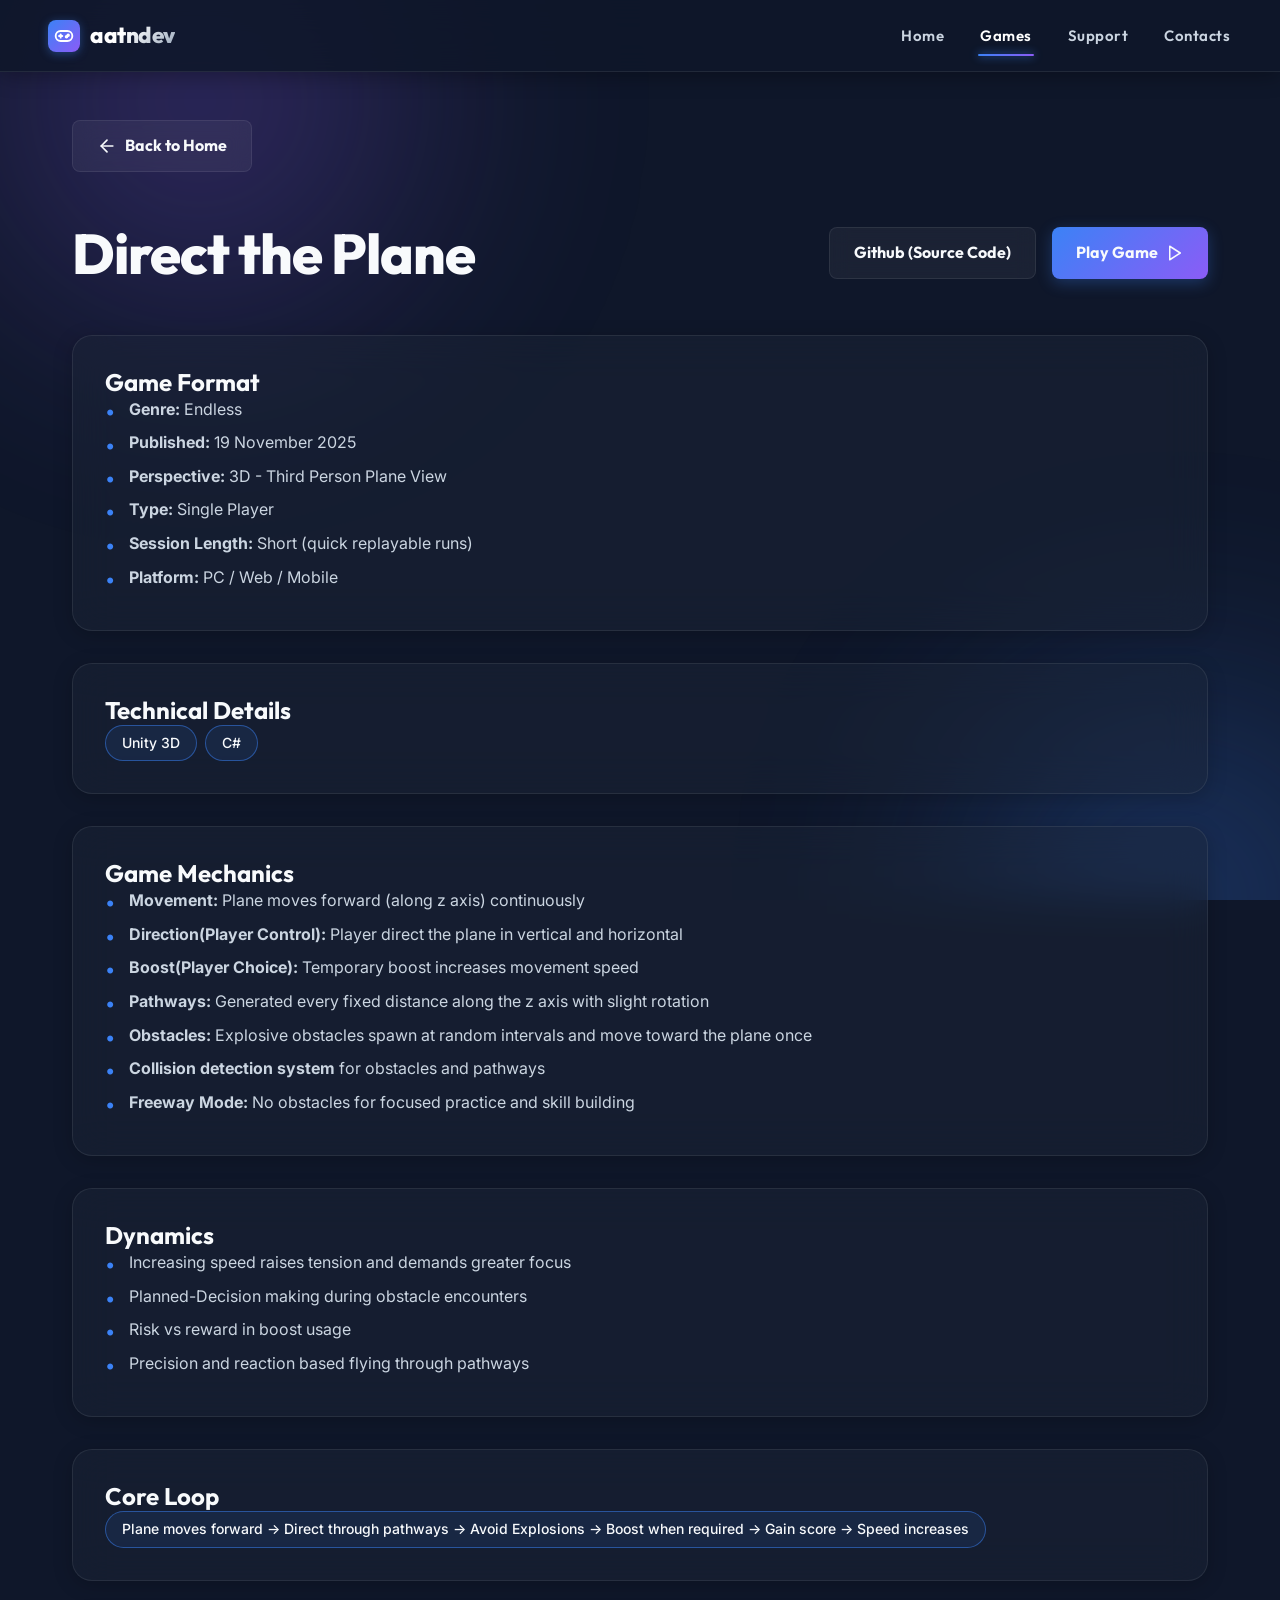
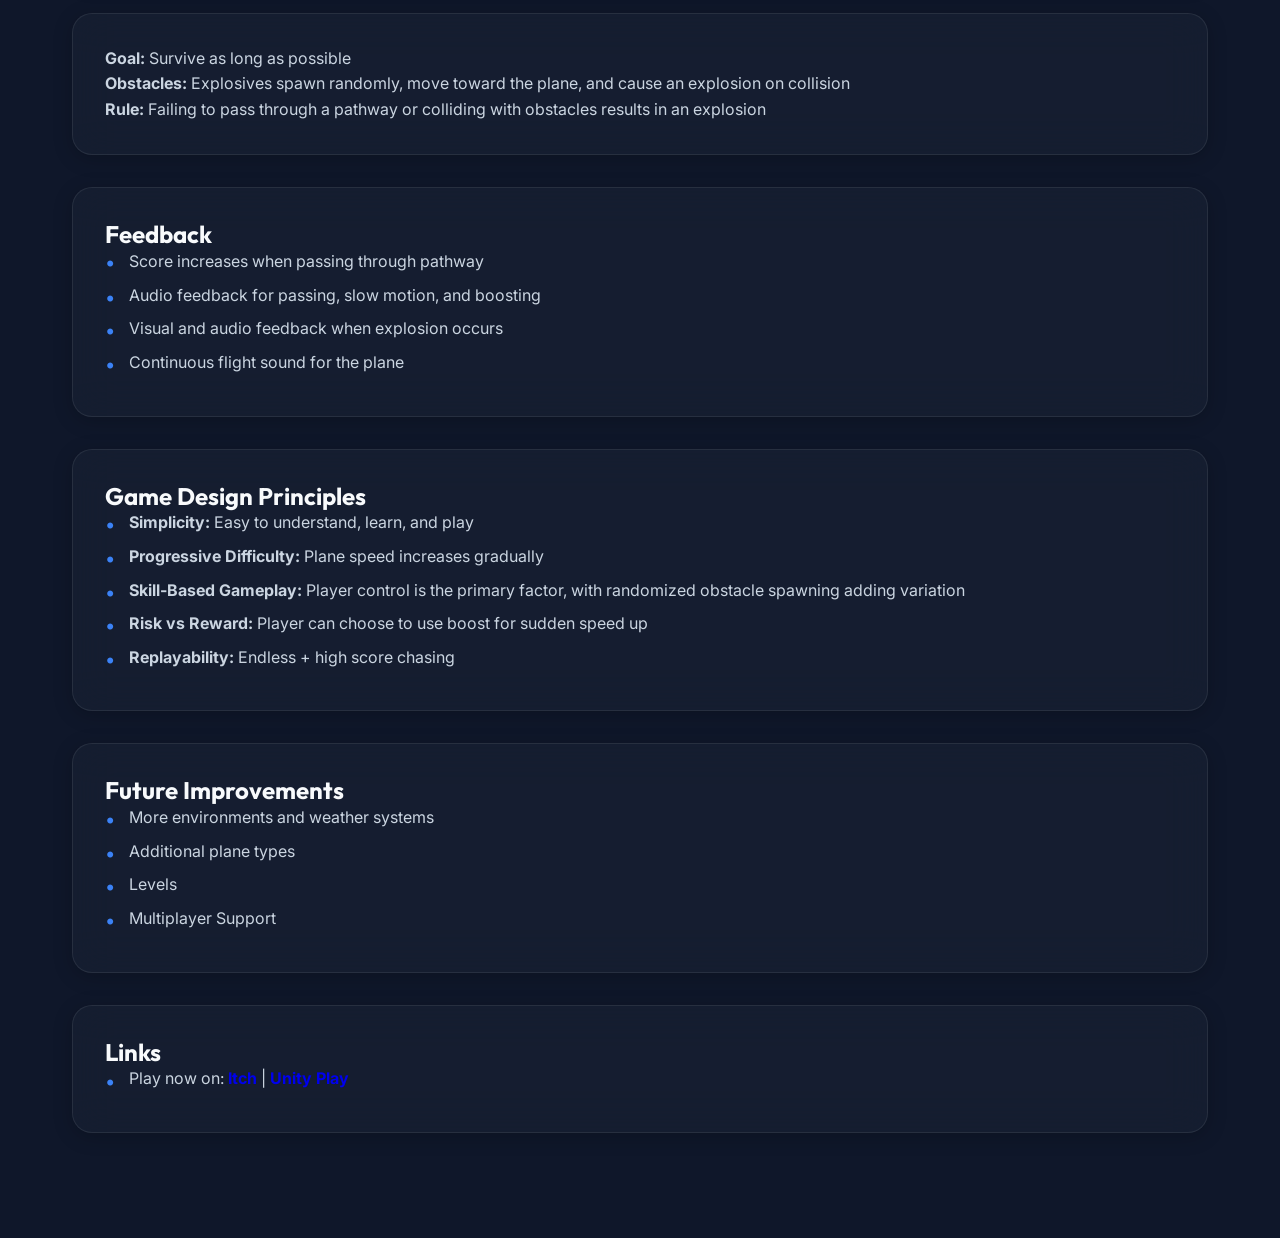
<file: games/direct-the-plane.html>
<!DOCTYPE html>
<html lang="en">

<head>
    <meta charset="UTF-8">
    <meta name="viewport" content="width=device-width, initial-scale=1.0">
    <title>Direct The Plane by aatndev</title>
    <link rel="preconnect" href="https://fonts.googleapis.com">
    <link rel="preconnect" href="https://fonts.gstatic.com" crossorigin>
    <link
        href="https://fonts.googleapis.com/css2?family=Inter:wght@300;400;500&family=Outfit:wght@500;700;800&display=swap"
        rel="stylesheet">
    <link rel="stylesheet" href="../style.css">
</head>

<body>
    <div class="background-effects">
        <div class="glow-orb orb-1"></div>
        <div class="glow-orb orb-2"></div>
    </div>

    <!-- Universal Fixed Top Navigation Bar -->
    <header>
        <nav class="navbar" aria-label="Main Navigation">
            <a href="../index.html" class="logo" title="Back to Home">
                <span class="logo-icon">
                    <svg width="20" height="20" viewBox="0 0 24 24" fill="none" stroke="currentColor" stroke-width="2.2" stroke-linecap="round" stroke-linejoin="round">
                        <line x1="6" y1="12" x2="10" y2="12"></line>
                        <line x1="8" y1="10" x2="8" y2="14"></line>
                        <circle cx="17" cy="11" r="1" fill="currentColor"></circle>
                        <circle cx="15" cy="13" r="1" fill="currentColor"></circle>
                        <rect x="2" y="6" width="20" height="12" rx="6"></rect>
                    </svg>
                </span>
                <span class="logo-text">aatndev</span>
            </a>

            <div class="menu" id="menu">
                <a href="../index.html">Home</a>
                <a href="../games.html" class="active">Games</a>
                <a href="../support.html">Support</a>
                <a href="../contacts.html">Contacts</a>
            </div>

            <button class="hamburger" id="hamburger" aria-label="Toggle navigation menu" aria-expanded="false">
                <svg width="24" height="24" viewBox="0 0 24 24" fill="none" stroke="currentColor" stroke-width="2.2" stroke-linecap="round" stroke-linejoin="round">
                    <line x1="3" y1="6" x2="21" y2="6"></line>
                    <line x1="3" y1="12" x2="21" y2="12"></line>
                    <line x1="3" y1="18" x2="21" y2="18"></line>
                </svg>
            </button>
        </nav>
    </header>

    <main class="container page-content">
        <div class="nav-bar fade-in">
            <a href="../index.html" class="btn btn-outline back-btn">
                <svg width="20" height="20" viewBox="0 0 24 24" fill="none" stroke="currentColor" stroke-width="2"
                    stroke-linecap="round" stroke-linejoin="round">
                    <line x1="19" y1="12" x2="5" y2="12"></line>
                    <polyline points="12 19 5 12 12 5"></polyline>
                </svg>
                Back to Home
            </a>
        </div>

        <article class="game-details fade-in delay-1">
            <header class="detail-header">
                <h1 class="page-title detail-title">Direct the Plane</h1>
                <div class="header-actions">
                    <a href="https://github.com/aatndev/Direct-the-Plane" target="_blank" class="btn btn-outline">
                        Github (Source Code)
                    </a>
                    <a href="https://aatndev.itch.io/direct-the-plane" 
                        target="_blank" class="btn btn-primary play-btn">
                        Play Game
                        <svg width="18" height="18" viewBox="0 0 24 24" fill="none" stroke="currentColor"
                            stroke-width="2" stroke-linecap="round" stroke-linejoin="round">
                            <polygon points="5 3 19 12 5 21 5 3">
                            </polygon>
                        </svg></a>
                </div>
            </header>

            <!--
            <section class="gameplay-media glass-panel">
                <div class="media-container">
                    <iframe src="https://play.unity.com/en/games/ab673f5d-de1a-4894-9241-6fbe06d3201b/direct-the-plane"
                        allowfullscreen>
                    </iframe>
                </div>
            </section>
        -->

            <div class="details-grid">
                <section class="detail-section glass-panel">
                    <h2 class="section-heading">Game Format</h2>
                    <ul class="styled-list">
                        <li><b>Genre: </b>Endless</li>
                        <li><b>Published: </b>19 November 2025</li>
                        <li><b>Perspective: </b>3D - Third Person Plane View</li>
                        <li><b>Type: </b>Single Player</li>
                        <li><b>Session Length: </b>Short (quick replayable runs)</li>
                        <li><b>Platform: </b>PC / Web / Mobile</li>
                    </ul>
                </section>

                <section class="detail-section glass-panel">
                    <h2 class="section-heading">Technical Details</h2>
                    <div class="round-tags">
                        <span class="tag">Unity 3D</span>
                        <span class="tag">C#</span>
                    </div>
                </section>

                <section class="detail-section glass-panel">
                    <h2 class="section-heading">Game Mechanics</h2>
                    <ul class="styled-list">
                        <li><b>Movement: </b>Plane moves forward (along z axis) continuously</li>
                        <li><b>Direction(Player Control): </b>Player direct the plane in vertical and horizontal</li>
                        <li><b>Boost(Player Choice): </b>Temporary boost increases movement speed</li>
                        <li><b>Pathways: </b>Generated every fixed distance
                            along the z axis with slight rotation</li>
                        <li><b>Obstacles: </b>Explosive obstacles spawn at random intervals
                            and move toward the plane once</li>
                        <li><b>Collision detection system </b>for obstacles and pathways</li>
                        <li><b>Freeway Mode: </b>No obstacles for focused practice and skill building</li>
                    </ul>
                </section>

                <section class="detail-section glass-panel">
                    <h2 class="section-heading">Dynamics</h2>
                    <ul class="styled-list">
                        <li>Increasing speed raises tension and demands greater focus</li>
                        <li>Planned-Decision making during obstacle encounters</li>
                        <li>Risk vs reward in boost usage</li>
                        <li>Precision and reaction based flying through pathways</li>
                    </ul>
                </section>

                <section class="detail-section glass-panel">
                    <h2 class="section-heading">Core Loop</h2>
                    <div class="round-tags long-round">
                        <span class="tag">Plane moves forward ->
                            Direct through pathways -> Avoid Explosions ->
                            Boost when required -> Gain score ->
                            Speed increases</span>
                    </div>
                </section>

                <section class="detail-section glass-panel">
                    <p><strong>Goal:</strong> Survive as long as possible</p>
                    <p><strong>Obstacles:</strong> Explosives spawn
                        randomly, move toward the plane, and cause an
                        explosion on collision</p>
                    <p><strong>Rule:</strong> Failing to pass through a
                        pathway or colliding with obstacles results in an
                        explosion</p>
                </section>

                <section class="detail-section glass-panel">
                    <h2 class="section-heading">Feedback</h2>
                    <ul class="styled-list">
                        <li>Score increases when passing through pathway</li>
                        <li>Audio feedback for passing, slow motion, and boosting</li>
                        <li>Visual and audio feedback when explosion occurs</li>
                        <li>Continuous flight sound for the plane</li>
                    </ul>
                </section>

                <section class="detail-section glass-panel">
                    <h2 class="section-heading">Game Design Principles</h2>
                    <ul class="styled-list">
                        <li><b>Simplicity: </b>Easy to understand, learn, and play</li>
                        <li><b>Progressive Difficulty: </b>Plane speed increases gradually</li>
                        <li><b>Skill-Based Gameplay: </b>Player control is the primary factor, with randomized obstacle
                            spawning adding variation</li>
                        <li><b>Risk vs Reward: </b>Player can choose to use boost for sudden speed up</li>
                        <li><b>Replayability: </b>Endless + high score chasing</li>
                    </ul>
                </section>

                <section class="detail-section glass-panel">
                    <h2 class="section-heading">Future Improvements</h2>
                    <ul class="styled-list">
                        <li>More environments and weather systems</li>
                        <li>Additional plane types</li>
                        <li>Levels</li>
                        <li>Multiplayer Support</li>
                    </ul>
                </section>

                <section class="detail-section glass-panel">
                    <h2 class="section-heading">Links</h2>
                    <ul class="styled-list">
                        <li>
                            Play now on:
                            <a href="https://aatndev.itch.io/direct-the-plane" target="_blank"
                                class="highlight gradient_purplish" style="text-decoration: none;">
                                Itch
                            </a>|
                            <a href="https://play.unity.com/en/games/ab673f5d-de1a-4894-9241-6fbe06d3201b/direct-the-plane"
                                target="_blank" class="highlight gradient_purplish" style="text-decoration: none;">
                                Unity Play
                            </a>
                        </li>
                    </ul>
                </section>
            </div>
        </article>
    </main>

    <script src="../script.js"></script>
</body>

</html>
</file>
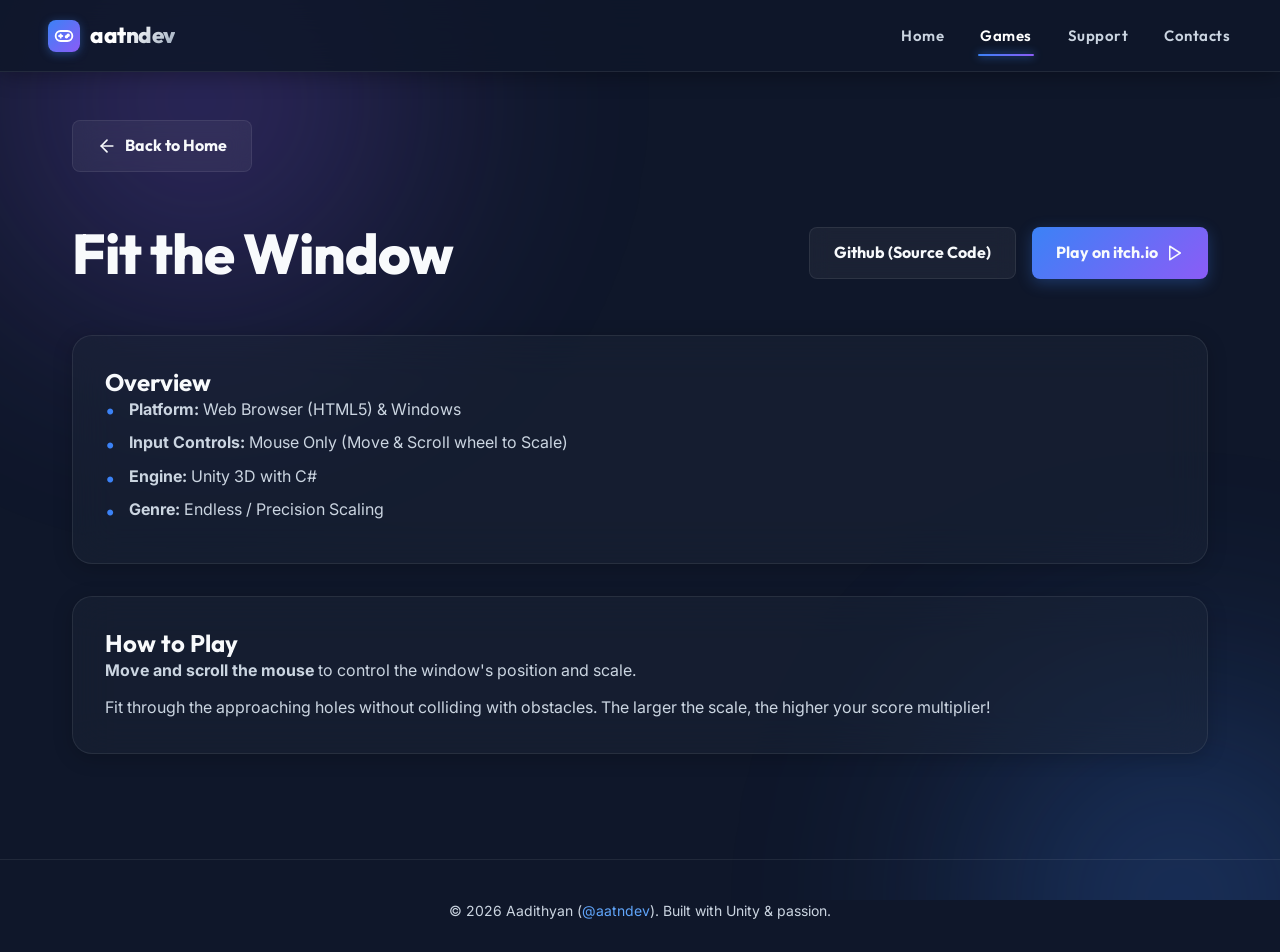
<file: games/fit-the-window.html>
<!DOCTYPE html>
<html lang="en">

<head>
    <meta charset="UTF-8">
    <meta name="viewport" content="width=device-width, initial-scale=1.0">
    <title>Fit the Window by aatndev</title>
    <link rel="preconnect" href="https://fonts.googleapis.com">
    <link rel="preconnect" href="https://fonts.gstatic.com" crossorigin>
    <link
        href="https://fonts.googleapis.com/css2?family=Inter:wght@300;400;500;600&family=Outfit:wght@500;600;700;800;900&display=swap"
        rel="stylesheet">
    <link rel="stylesheet" href="../style.css">
</head>

<body>
    <!-- Background Ambient Glow Orbs -->
    <div class="background-effects">
        <div class="glow-orb orb-1"></div>
        <div class="glow-orb orb-2"></div>
    </div>

    <!-- Universal Fixed Top Navigation Bar -->
    <header>
        <nav class="navbar" aria-label="Main Navigation">
            <a href="../index.html" class="logo" title="Back to Home">
                <span class="logo-icon">
                    <svg width="20" height="20" viewBox="0 0 24 24" fill="none" stroke="currentColor" stroke-width="2.2" stroke-linecap="round" stroke-linejoin="round">
                        <line x1="6" y1="12" x2="10" y2="12"></line>
                        <line x1="8" y1="10" x2="8" y2="14"></line>
                        <circle cx="17" cy="11" r="1" fill="currentColor"></circle>
                        <circle cx="15" cy="13" r="1" fill="currentColor"></circle>
                        <rect x="2" y="6" width="20" height="12" rx="6"></rect>
                    </svg>
                </span>
                <span class="logo-text">aatndev</span>
            </a>

            <div class="menu" id="menu">
                <a href="../index.html" class="">Home</a>
                <a href="../games.html" class="active">Games</a>
                <a href="../support.html" class="">Support</a>
                <a href="../contacts.html" class="">Contacts</a>
            </div>

            <button class="hamburger" id="hamburger" aria-label="Toggle navigation menu" aria-expanded="false">
                <svg width="24" height="24" viewBox="0 0 24 24" fill="none" stroke="currentColor" stroke-width="2.2" stroke-linecap="round" stroke-linejoin="round">
                    <line x1="3" y1="6" x2="21" y2="6"></line>
                    <line x1="3" y1="12" x2="21" y2="12"></line>
                    <line x1="3" y1="18" x2="21" y2="18"></line>
                </svg>
            </button>
        </nav>
    </header>
    <main class="container page-content">
        <div class="nav-bar fade-in">
            <a href="../index.html" class="btn btn-outline back-btn">
                <svg width="20" height="20" viewBox="0 0 24 24" fill="none" stroke="currentColor" stroke-width="2"
                    stroke-linecap="round" stroke-linejoin="round">
                    <line x1="19" y1="12" x2="5" y2="12"></line>
                    <polyline points="12 19 5 12 12 5"></polyline>
                </svg>
                Back to Home
            </a>
        </div>

        <article class="game-details fade-in delay-1">
            <header class="detail-header">
                <h1 class="page-title detail-title">Fit the Window</h1>
                <div class="header-actions">
                    <a href="https://github.com/aatndev/Fit-the-Window-Public" target="_blank" rel="noopener noreferrer" class="btn btn-outline">
                        Github (Source Code)
                    </a>
                    <a href="https://aatndev.itch.io/fit-the-window" target="_blank" rel="noopener noreferrer" class="btn btn-primary play-btn">
                        Play on itch.io
                        <svg width="18" height="18" viewBox="0 0 24 24" fill="none" stroke="currentColor" stroke-width="2" stroke-linecap="round" stroke-linejoin="round">
                            <polygon points="5 3 19 12 5 21 5 3"></polygon>
                        </svg>
                    </a>
                </div>
            </header>

            <div class="details-grid">
                <section class="detail-section glass-panel">
                    <h2 class="section-heading">Overview</h2>
                    <ul class="styled-list">
                        <li><b>Platform:</b> Web Browser (HTML5) & Windows</li>
                        <li><b>Input Controls:</b> Mouse Only (Move & Scroll wheel to Scale)</li>
                        <li><b>Engine:</b> Unity 3D with C#</li>
                        <li><b>Genre:</b> Endless / Precision Scaling</li>
                    </ul>
                </section>

                <section class="detail-section glass-panel">
                    <h2 class="section-heading">How to Play</h2>
                    <p style="margin-bottom: 12px;"><strong>Move and scroll the mouse</strong> to control the window's position and scale.</p>
                    <p>Fit through the approaching holes without colliding with obstacles. The larger the scale, the higher your score multiplier!</p>
                </section>
            </div>
        </article>
    </main>

    <!-- Global Footer -->
    <footer style="text-align: center; padding: 40px 20px 30px; color: var(--text-secondary); font-size: 14px; border-top: 1px solid var(--border-glass);">
        <p>© 2026 Aadithyan (<a href="https://aatndev.itch.io" target="_blank" style="color: #60a5fa; text-decoration: none;">@aatndev</a>). Built with Unity & passion.</p>
    </footer>

    <script src="../script.js"></script>
</body>

</html>
</file>
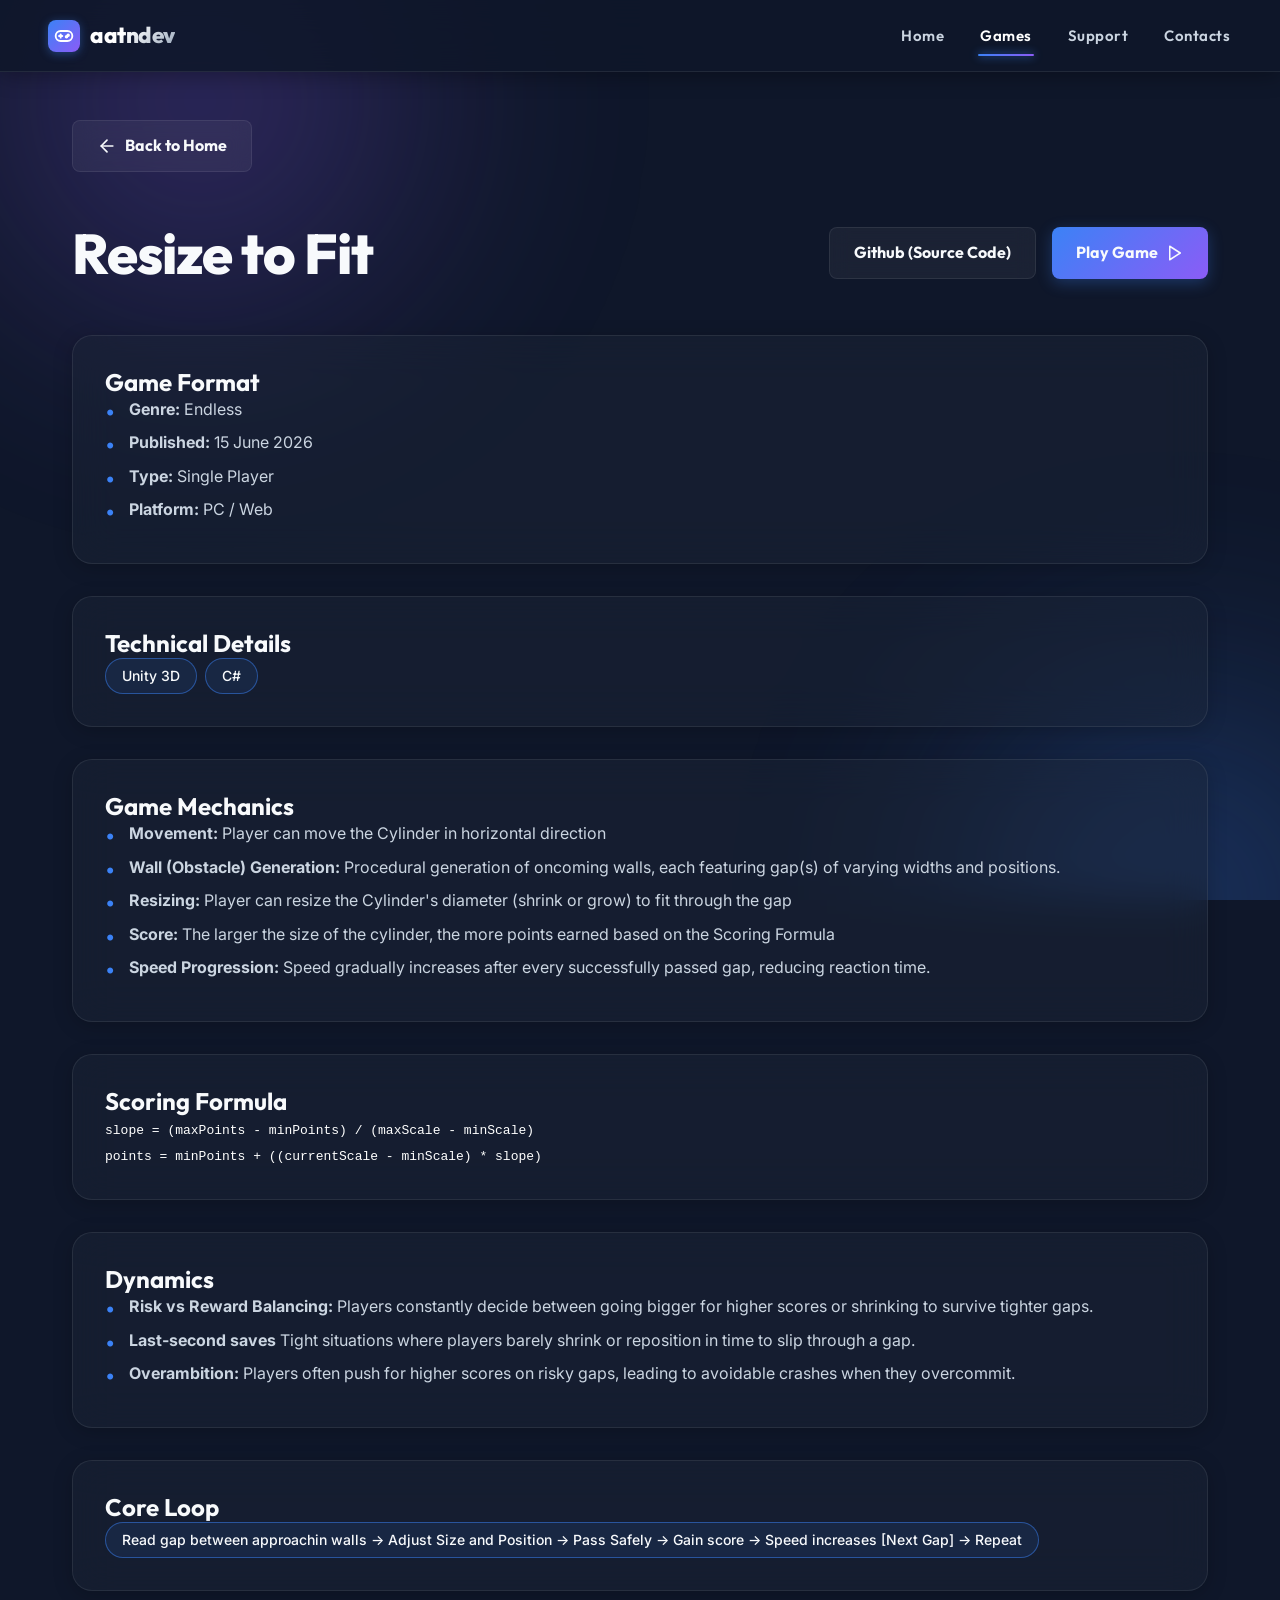
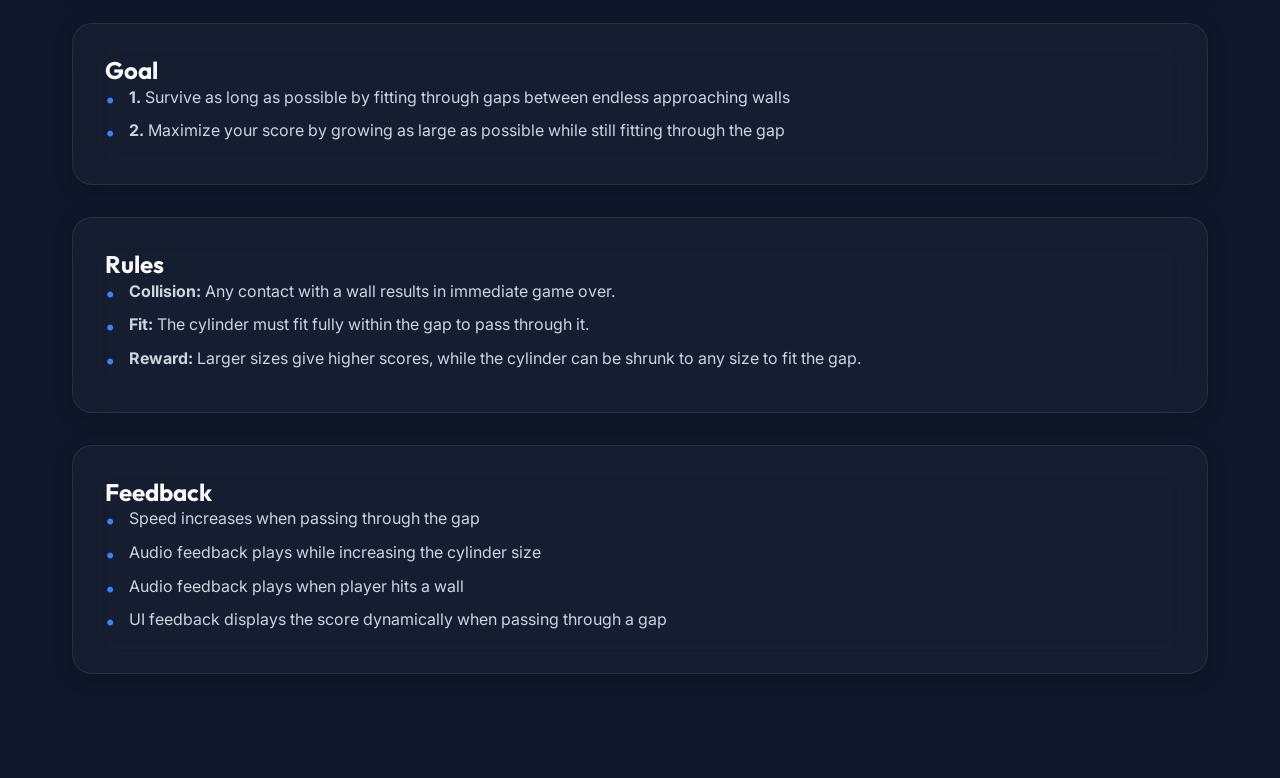
<file: games/resize-to-fit.html>
<!DOCTYPE html>
<html lang="en">
<head>
    <meta charset="UTF-8">
    <meta name="viewport" content="width=device-width, initial-scale=1.0">
    <title>Resize to Fit by aatndev</title>
    <link rel="preconnect" href="https://fonts.googleapis.com">
    <link rel="preconnect" href="https://fonts.gstatic.com" crossorigin>
    <link href="https://fonts.googleapis.com/css2?family=Inter:wght@300;400;500&family=Outfit:wght@500;700;800&display=swap" rel="stylesheet">
    <link rel="stylesheet" href="../style.css">
</head>
<body>
    <div class="background-effects">
        <div class="glow-orb orb-1"></div>
        <div class="glow-orb orb-2"></div>
    </div>

    <!-- Universal Fixed Top Navigation Bar -->
    <header>
        <nav class="navbar" aria-label="Main Navigation">
            <a href="../index.html" class="logo" title="Back to Home">
                <span class="logo-icon">
                    <svg width="20" height="20" viewBox="0 0 24 24" fill="none" stroke="currentColor" stroke-width="2.2" stroke-linecap="round" stroke-linejoin="round">
                        <line x1="6" y1="12" x2="10" y2="12"></line>
                        <line x1="8" y1="10" x2="8" y2="14"></line>
                        <circle cx="17" cy="11" r="1" fill="currentColor"></circle>
                        <circle cx="15" cy="13" r="1" fill="currentColor"></circle>
                        <rect x="2" y="6" width="20" height="12" rx="6"></rect>
                    </svg>
                </span>
                <span class="logo-text">aatndev</span>
            </a>

            <div class="menu" id="menu">
                <a href="../index.html">Home</a>
                <a href="../games.html" class="active">Games</a>
                <a href="../support.html">Support</a>
                <a href="../contacts.html">Contacts</a>
            </div>

            <button class="hamburger" id="hamburger" aria-label="Toggle navigation menu" aria-expanded="false">
                <svg width="24" height="24" viewBox="0 0 24 24" fill="none" stroke="currentColor" stroke-width="2.2" stroke-linecap="round" stroke-linejoin="round">
                    <line x1="3" y1="6" x2="21" y2="6"></line>
                    <line x1="3" y1="12" x2="21" y2="12"></line>
                    <line x1="3" y1="18" x2="21" y2="18"></line>
                </svg>
            </button>
        </nav>
    </header>

    <main class="container page-content">
        <div class="nav-bar fade-in">
            <a href="../index.html" class="btn btn-outline back-btn">
                <svg width="20" height="20" viewBox="0 0 24 24" fill="none" stroke="currentColor" stroke-width="2" stroke-linecap="round" stroke-linejoin="round"><line x1="19" y1="12" x2="5" y2="12"></line><polyline points="12 19 5 12 12 5"></polyline></svg>
                Back to Home
            </a>
        </div>

        <article class="game-details fade-in delay-1">
            <header class="detail-header">
                <h1 class="page-title detail-title">Resize to Fit</h1>
                <div class="header-actions">
                    <a href="https://github.com/aatndev/Resize-to-Fit" target="_blank" rel="noopener noreferrer" class="btn btn-outline">
                        Github (Source Code)
                    </a>

                    <!--<a href="https://itch.io/jam/metroidvania-month-32/rate/4676450" target="_blank" class="btn btn-transparent">
                        Metroidvania M32 Game Jam
                    </a>-->

                    <a href="https://aatndev.itch.io/resize-to-fit" target="_blank" class="btn btn-primary play-btn">
                        Play Game 
                        <svg width="18" height="18" viewBox="0 0 24 24" fill="none" 
                        stroke="currentColor" stroke-width="2" stroke-linecap="round" 
                        stroke-linejoin="round"><polygon points="5 3 19 12 5 21 5 3">
                    </polygon></svg></a>
                </div>
            </header>

            <div class="details-grid">
                <section class="detail-section glass-panel">
                    <h2 class="section-heading">Game Format</h2>
                    <ul class="styled-list">
                        <li><b>Genre: </b>Endless</li>
                        <li><b>Published: </b>15 June 2026</li>
                        <li><b>Type: </b>Single Player</li>
                        <li><b>Platform: </b>PC / Web</li>
                    </ul>
                </section>

                <section class="detail-section glass-panel">
                    <h2 class="section-heading">Technical Details</h2>
                    <div class="round-tags">
                        <span class="tag">Unity 3D</span>
                        <span class="tag">C#</span>
                    </div>
                </section>

                <section class="detail-section glass-panel">
                    <h2 class="section-heading">Game Mechanics</h2>
                    <ul class="styled-list">
                        <li><b>Movement: </b>Player can move the Cylinder in horizontal direction</li>
                        <li><b>Wall (Obstacle) Generation: </b>Procedural generation of oncoming walls, 
                            each featuring gap(s) of varying widths and positions.</li>
                        <li><b>Resizing: </b>Player can resize the Cylinder's diameter (shrink or grow) to fit through the gap</li>
                        <li><b>Score: </b>The larger the size of the cylinder, the more points earned based on the Scoring Formula</li>
                        <li><b>Speed Progression: </b>Speed gradually increases after every successfully passed gap, reducing reaction time.</li>
                    </ul>
                </section>
                

                <section class="detail-section glass-panel">
                    <h2 class="section-heading">Scoring Formula</h2>
                    <code style = "color: white;">
                        slope = (maxPoints - minPoints) / (maxScale - minScale)<br>
                        points = minPoints + ((currentScale - minScale) * slope)
                    </code>
                </section>
                
                <section class="detail-section glass-panel">
                    <h2 class="section-heading">Dynamics</h2>
                    <ul class="styled-list">
                        <li><b>Risk vs Reward Balancing: </b>Players constantly decide between 
                            going bigger for higher scores or shrinking to survive tighter gaps.</li>
                        <li><b>Last-second saves </b>Tight situations where players barely shrink 
                            or reposition in time to slip through a gap.</li>
                        <li><b>Overambition: </b>Players often push for higher scores on 
                            risky gaps, leading to avoidable crashes when they overcommit.</li>
                    </ul>
                </section>

                <section class="detail-section glass-panel">
                    <h2 class="section-heading">Core Loop</h2>
                    <div class="round-tags long-round">
                        <span class="tag">Read gap between approachin walls -> Adjust Size and Position -> Pass Safely -> Gain score
                            -> Speed increases [Next Gap] -> Repeat </span>
                    </div>
                </section>

                <section class="detail-section glass-panel">
                    <h2 class="section-heading">Goal</h2>
                    <ul class="styled-list">
                        <li><b>1. </b>Survive as long as possible by fitting through gaps between endless approaching walls</li>
                        <li><b>2. </b>Maximize your score by growing as large as possible while still fitting through the gap</li>
                    </ul>
                </section>

                <section class="detail-section glass-panel">
                    <h2 class="section-heading">Rules</h2>
                    <ul class="styled-list">
                        <li><b>Collision:</b> Any contact with a wall results in immediate game over.</li>
                        <li><b>Fit:</b> The cylinder must fit fully within the gap to pass through it.</li>
                        <li><b>Reward:</b> Larger sizes give higher scores, while the cylinder can be shrunk to any size to fit the gap.</li>
                    </ul>
                </section>

                <section class="detail-section glass-panel">
                    <h2 class="section-heading">Feedback</h2>
                    <ul class="styled-list">
                        <li>Speed increases when passing through the gap</li>
                        <li>Audio feedback plays while increasing the cylinder size</li>
                        <li>Audio feedback plays when player hits a wall</li>
                        <li>UI feedback displays the score dynamically when passing through a gap</li>
                    </ul>
                </section>

            </div>
        </article>
    </main>

    <script src="../script.js"></script>
</body>
</html>
</file>
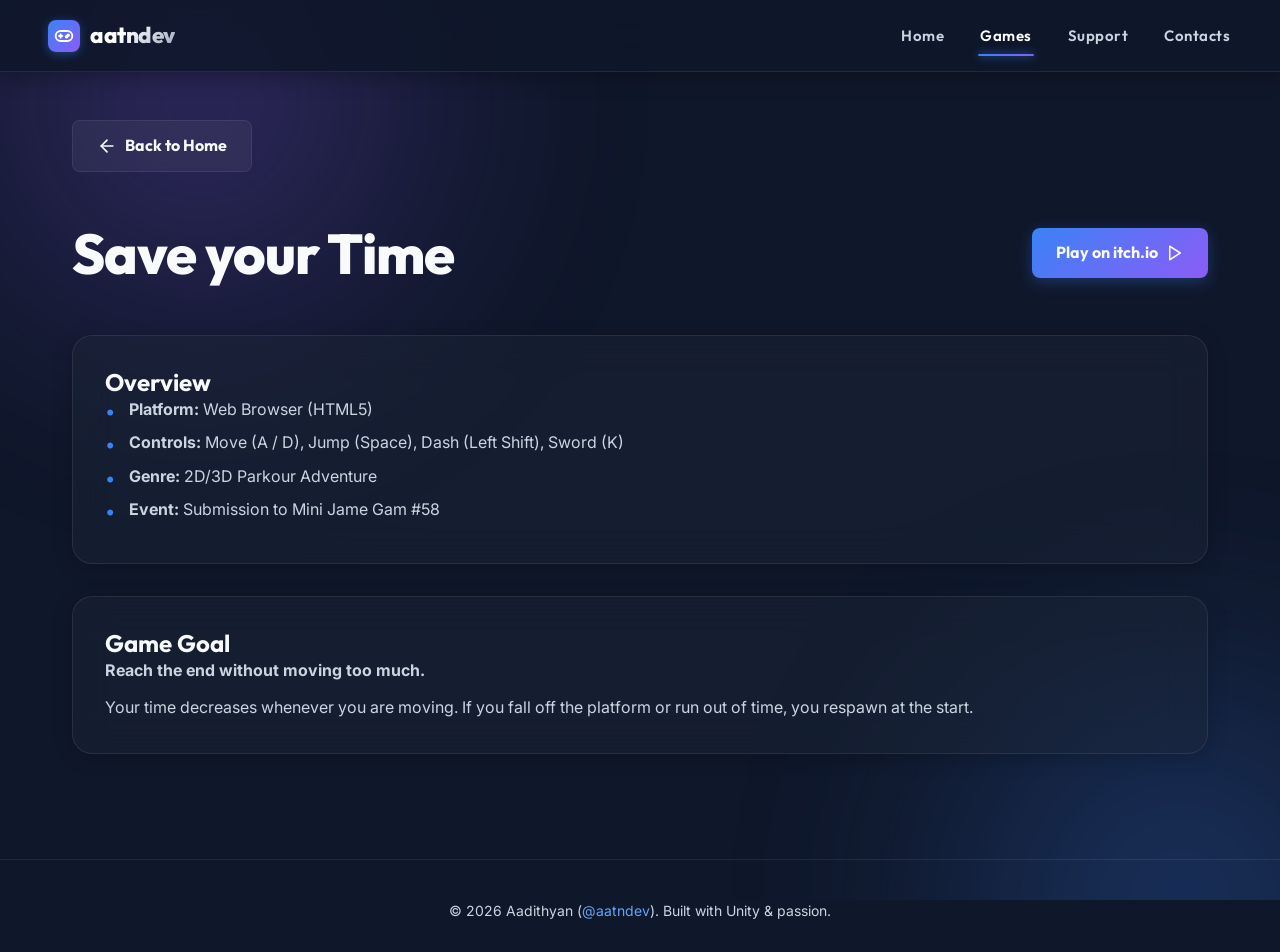
<file: games/save-your-time.html>
<!DOCTYPE html>
<html lang="en">

<head>
    <meta charset="UTF-8">
    <meta name="viewport" content="width=device-width, initial-scale=1.0">
    <title>Save your Time by aatndev</title>
    <link rel="preconnect" href="https://fonts.googleapis.com">
    <link rel="preconnect" href="https://fonts.gstatic.com" crossorigin>
    <link
        href="https://fonts.googleapis.com/css2?family=Inter:wght@300;400;500;600&family=Outfit:wght@500;600;700;800;900&display=swap"
        rel="stylesheet">
    <link rel="stylesheet" href="../style.css">
</head>

<body>
    <!-- Background Ambient Glow Orbs -->
    <div class="background-effects">
        <div class="glow-orb orb-1"></div>
        <div class="glow-orb orb-2"></div>
    </div>

    <!-- Universal Fixed Top Navigation Bar -->
    <header>
        <nav class="navbar" aria-label="Main Navigation">
            <a href="../index.html" class="logo" title="Back to Home">
                <span class="logo-icon">
                    <svg width="20" height="20" viewBox="0 0 24 24" fill="none" stroke="currentColor" stroke-width="2.2" stroke-linecap="round" stroke-linejoin="round">
                        <line x1="6" y1="12" x2="10" y2="12"></line>
                        <line x1="8" y1="10" x2="8" y2="14"></line>
                        <circle cx="17" cy="11" r="1" fill="currentColor"></circle>
                        <circle cx="15" cy="13" r="1" fill="currentColor"></circle>
                        <rect x="2" y="6" width="20" height="12" rx="6"></rect>
                    </svg>
                </span>
                <span class="logo-text">aatndev</span>
            </a>

            <div class="menu" id="menu">
                <a href="../index.html" class="">Home</a>
                <a href="../games.html" class="active">Games</a>
                <a href="../support.html" class="">Support</a>
                <a href="../contacts.html" class="">Contacts</a>
            </div>

            <button class="hamburger" id="hamburger" aria-label="Toggle navigation menu" aria-expanded="false">
                <svg width="24" height="24" viewBox="0 0 24 24" fill="none" stroke="currentColor" stroke-width="2.2" stroke-linecap="round" stroke-linejoin="round">
                    <line x1="3" y1="6" x2="21" y2="6"></line>
                    <line x1="3" y1="12" x2="21" y2="12"></line>
                    <line x1="3" y1="18" x2="21" y2="18"></line>
                </svg>
            </button>
        </nav>
    </header>
    <main class="container page-content">
        <div class="nav-bar fade-in">
            <a href="../index.html" class="btn btn-outline back-btn">
                <svg width="20" height="20" viewBox="0 0 24 24" fill="none" stroke="currentColor" stroke-width="2"
                    stroke-linecap="round" stroke-linejoin="round">
                    <line x1="19" y1="12" x2="5" y2="12"></line>
                    <polyline points="12 19 5 12 12 5"></polyline>
                </svg>
                Back to Home
            </a>
        </div>

        <article class="game-details fade-in delay-1">
            <header class="detail-header">
                <h1 class="page-title detail-title">Save your Time</h1>
                <div class="header-actions">
                    <a href="https://aatndev.itch.io/save-your-time" target="_blank" rel="noopener noreferrer" class="btn btn-primary play-btn">
                        Play on itch.io
                        <svg width="18" height="18" viewBox="0 0 24 24" fill="none" stroke="currentColor" stroke-width="2" stroke-linecap="round" stroke-linejoin="round">
                            <polygon points="5 3 19 12 5 21 5 3"></polygon>
                        </svg>
                    </a>
                </div>
            </header>

            <div class="details-grid">
                <section class="detail-section glass-panel">
                    <h2 class="section-heading">Overview</h2>
                    <ul class="styled-list">
                        <li><b>Platform:</b> Web Browser (HTML5)</li>
                        <li><b>Controls:</b> Move (A / D), Jump (Space), Dash (Left Shift), Sword (K)</li>
                        <li><b>Genre:</b> 2D/3D Parkour Adventure</li>
                        <li><b>Event:</b> Submission to Mini Jame Gam #58</li>
                    </ul>
                </section>

                <section class="detail-section glass-panel">
                    <h2 class="section-heading">Game Goal</h2>
                    <p style="margin-bottom: 12px;"><strong>Reach the end without moving too much.</strong></p>
                    <p>Your time decreases whenever you are moving. If you fall off the platform or run out of time, you respawn at the start.</p>
                </section>
            </div>
        </article>
    </main>

    <!-- Global Footer -->
    <footer style="text-align: center; padding: 40px 20px 30px; color: var(--text-secondary); font-size: 14px; border-top: 1px solid var(--border-glass);">
        <p>© 2026 Aadithyan (<a href="https://aatndev.itch.io" target="_blank" style="color: #60a5fa; text-decoration: none;">@aatndev</a>). Built with Unity & passion.</p>
    </footer>

    <script src="../script.js"></script>
</body>

</html>
</file>
<file: style.css>
:root {
        /* colors */
        --bg-base: #0f172a;
        --bg-surface: rgba(30, 41, 59, 0.4);
        --bg-surface-hover: rgba(30, 41, 59, 0.7);
        --text-primary: #f8fafc;
        --text-secondary: #cbd5e1;
        --accent-primary: #3b82f6;
        --accent-secondary: #8b5cf6;
        --accent-glow: rgba(59, 130, 246, 0.5);

        /* Layout & UI Elements */
        --border-glass: rgba(255, 255, 255, 0.08);
        --border-glass-hover: rgba(255, 255, 255, 0.15);
        --radius-lg: 20px;
        --radius-md: 12px;
        --radius-sm: 8px;
        --shadow-subtle: 0 4px 20px rgba(0, 0, 0, 0.2);
        --shadow-glow: 0 0 25px var(--accent-glow);

        /* fonts */
        --font-heading: 'Outfit', sans-serif;
        --font-body: 'Inter', sans-serif;

        /* animations */
        --transition-fast: 0.2s cubic-bezier(0.4, 0, 0.2, 1);
        --transition-smooth: 0.4s cubic-bezier(0.16, 1, 0.3, 1);
    }

    * {
        margin: 0;
        padding: 0;
        box-sizing: border-box;
    }

    html {
        scroll-behavior: smooth;
    }

    body {
        font-family: var(--font-body);
        background-color: var(--bg-base);
        color: var(--text-primary);
        line-height: 1.6;
        overflow-x: hidden;
        position: relative;
        min-height: 100vh;
        padding-top: 72px;
    }

    /* Dynamic Background Elements */
    .background-effects {
        position: fixed;
        top: 0;
        left: 0;
        width: 100vw;
        height: 100vh;
        z-index: -1;
        overflow: hidden;
    }

    .glow-orb {
        position: absolute;
        width: 600px;
        height: 600px;
        border-radius: 50%;
        filter: blur(120px);
        opacity: 0.4;
        animation: float 20s infinite alternate;
    }

    .orb-1 {
        top: -200px;
        left: -100px;
        background: radial-gradient(circle, var(--accent-secondary), transparent 70%);
    }

    .orb-2 {
        bottom: -300px;
        right: -200px;
        background: radial-gradient(circle, var(--accent-primary), transparent 70%);
        animation-delay: -10s;
    }

    @keyframes float {
        0% {
            transform: translate(0, 0);
        }

        100% {
            transform: translate(100px, 50px);
        }
    }

/*Note: padding: height width*/

    /* Typography */
    h1,
    h2,
    h3 {
        font-family: var(--font-heading);
        line-height: 1.2;
    }

    p {
        color: var(--text-secondary);
    }

    .highlight {
        font-weight: 700;
    }

    /* Fixed Universal Navbar */
    .navbar {
        position: fixed;
        top: 0;
        left: 0;
        width: 100%;
        height: 72px;
        z-index: 1000;
        display: flex;
        justify-content: space-between;
        align-items: center;
        padding: 0 48px;
        background: rgba(15, 23, 42, 0.85);
        backdrop-filter: blur(16px);
        -webkit-backdrop-filter: blur(16px);
        border-bottom: 1px solid rgba(255, 255, 255, 0.08);
        box-shadow: 0 4px 20px rgba(0, 0, 0, 0.3);
        transition: background 0.3s ease, padding 0.3s ease;
    }

    .logo {
        color: #ffffff;
        text-decoration: none;
        font-size: 1.4rem;
        font-weight: 800;
        font-family: var(--font-heading);
        display: inline-flex;
        align-items: center;
        gap: 10px;
        letter-spacing: -0.5px;
        transition: opacity var(--transition-fast);
    }

    .logo:hover {
        opacity: 0.9;
    }

    .logo-icon {
        width: 32px;
        height: 32px;
        border-radius: 8px;
        background: linear-gradient(135deg, var(--accent-primary), var(--accent-secondary));
        display: flex;
        align-items: center;
        justify-content: center;
        color: #fff;
        box-shadow: 0 2px 10px rgba(59, 130, 246, 0.4);
    }

    .logo-text {
        background: linear-gradient(135deg, #ffffff 40%, #94a3b8 100%);
        -webkit-background-clip: text;
        background-clip: text;
        -webkit-text-fill-color: transparent;
    }

    .menu {
        display: flex;
        align-items: center;
        gap: 32px;
        list-style: none;
    }

    .menu a {
        color: var(--text-secondary);
        text-decoration: none;
        font-family: var(--font-heading);
        font-size: 15px;
        font-weight: 600;
        letter-spacing: 0.5px;
        padding: 6px 2px;
        position: relative;
        transition: color var(--transition-fast);
    }

    .menu a:hover {
        color: #ffffff;
    }

    .menu a.active {
        color: #ffffff;
    }

    .menu a.active::after {
        content: '';
        position: absolute;
        bottom: -2px;
        left: 0;
        width: 100%;
        height: 2px;
        background: linear-gradient(90deg, var(--accent-primary), var(--accent-secondary));
        border-radius: 2px;
        box-shadow: 0 0 8px var(--accent-primary);
    }

    .hamburger {
        display: none;
        background: rgba(255, 255, 255, 0.06);
        border: 1px solid rgba(255, 255, 255, 0.12);
        border-radius: 8px;
        color: white;
        width: 42px;
        height: 42px;
        cursor: pointer;
        align-items: center;
        justify-content: center;
        transition: all var(--transition-fast);
    }

    .hamburger:hover {
        background: rgba(255, 255, 255, 0.12);
        border-color: rgba(255, 255, 255, 0.25);
    }

    /* container */
    .container {
        max-width: 1200px;
        margin: 0 auto;
        padding: 0 32px; /*padding: height width*/
        margin-bottom: 25px;
    }
    .main-container {
        display: flex;
        justify-content: space-between;
        align-items: center;
        padding: 0 32px;
        margin-bottom: 25px;
    }

    /* ==========================================================================
       Hero Section
       ========================================================================== */
    .hero-section {
        position: relative;
        width: 100%;
        min-height: calc(85vh - 72px);
        display: flex;
        flex-direction: column;
        align-items: center;
        justify-content: center;
        text-align: center;
        padding: 60px 24px 70px;
        overflow: hidden;
    }

    .hero-bg-wrapper {
        position: absolute;
        inset: 0;
        z-index: 0;
        overflow: hidden;
    }

    .hero-bg-image {
        width: 100%;
        height: 100%;
        object-fit: cover;
        object-position: center;
        filter: brightness(0.26) contrast(1.15) saturate(1.2);
        transform: scale(1.04);
        transition: transform 12s ease;
    }

    .hero-section:hover .hero-bg-image {
        transform: scale(1.08);
    }

    .hero-vignette {
        position: absolute;
        inset: 0;
        background: radial-gradient(ellipse at center, rgba(15, 23, 42, 0.35) 0%, rgba(15, 23, 42, 0.85) 65%, var(--bg-base) 100%),
                    linear-gradient(to bottom, rgba(15, 23, 42, 0.6) 0%, transparent 25%, transparent 65%, var(--bg-base) 100%);
        pointer-events: none;
    }

    .hero-content {
        position: relative;
        z-index: 2;
        max-width: 850px;
        max-width: 960px;
        width: 100%;
        margin: 0 auto;
        display: flex;
        flex-direction: column;
        flex-direction: row;
        align-items: center;
        justify-content: center;
        gap: 40px;
    }

    .hero-text {
        text-align: left;
        flex: 1;
        max-width: 580px;
    }

    .hero-title {
        font-size: clamp(2.4rem, 5.5vw, 4.2rem);
        font-size: clamp(2.2rem, 5vw, 3.8rem);
        font-weight: 800;
        font-family: var(--font-heading);
        color: #ffffff;
        margin-bottom: 12px;
        margin-bottom: 10px;
        letter-spacing: -0.5px;
        line-height: 1.15;
        text-shadow: 0 4px 25px rgba(0, 0, 0, 0.7);
    }

    .hero-subtitle {
        font-size: clamp(1.1rem, 2.2vw, 1.5rem);
        font-size: clamp(1.05rem, 2vw, 1.35rem);
        font-weight: 500;
        color: #cbd5e1;
        margin-bottom: 24px;
        margin-bottom: 0;
        text-shadow: 0 2px 10px rgba(0, 0, 0, 0.5);
    }

    .hero-divider {
        width: 440px;
        max-width: 80%;
        height: 1px;
        background: linear-gradient(90deg, transparent, rgba(255, 255, 255, 0.3), transparent);
        margin: 8px auto 28px;
        width: 1.5px;
        height: 130px;
        background: linear-gradient(180deg, transparent, rgba(255, 255, 255, 0.4) 20%, rgba(255, 255, 255, 0.4) 80%, transparent);
        margin: 0;
        flex-shrink: 0;
    }

    .hero-buttons {
        display: flex;
        align-items: center;
        flex-direction: column;
        align-items: stretch;
        justify-content: center;
        gap: 16px;
        flex-wrap: wrap;
        gap: 12px;
        flex-shrink: 0;
        min-width: 160px;
    }

    .hero-pill-btn {
        display: inline-flex;
        align-items: center;
        justify-content: center;
        padding: 9px 28px;
        border-radius: 999px;
        border: 1.5px solid rgba(255, 255, 255, 0.4);
        background: rgba(255, 255, 255, 0.05);
        backdrop-filter: blur(8px);
        -webkit-backdrop-filter: blur(8px);
        color: #f8fafc;
        font-family: var(--font-heading);
        font-size: 13.5px;
        font-weight: 700;
        letter-spacing: 1.5px;
        text-decoration: none;
        text-transform: uppercase;
        transition: all 0.3s cubic-bezier(0.16, 1, 0.3, 1);
    }

    .hero-pill-btn:hover {
        background: #ffffff;
        color: #0f172a;
        border-color: #ffffff;
        transform: translateY(-2px);
        box-shadow: 0 6px 20px rgba(255, 255, 255, 0.25);
    }

    .hero-scroll-indicator {
        position: absolute;
        bottom: 16px;
        left: 50%;
        transform: translateX(-50%);
        z-index: 2;
        color: var(--text-secondary);
        display: flex;
        flex-direction: column;
        align-items: center;
        gap: 4px;
        font-size: 11px;
        letter-spacing: 1.5px;
        text-transform: uppercase;
        opacity: 0.7;
        transition: opacity var(--transition-fast);
        text-decoration: none;
        animation: bounce 2.2s infinite;
    }

    .hero-scroll-indicator:hover {
        opacity: 1;
        color: #ffffff;
    }

    @keyframes bounce {
        0%, 20%, 50%, 80%, 100% {
            transform: translateX(-50%) translateY(0);
        }
        40% {
            transform: translateX(-50%) translateY(-8px);
        }
        60% {
            transform: translateX(-50%) translateY(-4px);
        }
    }

    /* ==========================================================================
       3D Coverflow Card Showcase Carousel (Image 2 Style)
       ========================================================================== */
    .showcase-section {
        padding: 60px 0 70px;
        position: relative;
        overflow: hidden;
    }

    .section-header-center {
        text-align: center;
        max-width: 700px;
        margin: 0 auto 36px;
        padding: 0 20px;
    }

    .section-header-center .section-heading {
        font-size: clamp(2rem, 3.5vw, 2.6rem);
        border-bottom: none;
        margin-bottom: 8px;
        font-weight: 800;
        padding-bottom: 0;
    }

    .section-header-center .section-subtext {
        color: var(--text-secondary);
        font-size: 15px;
    }

    .carousel-container {
        position: relative;
        width: 100%;
        max-width: 1200px;
        margin: 0 auto;
        padding: 10px 0 20px;
        perspective: 1400px;
        display: flex;
        flex-direction: column;
        align-items: center;
    }

    .carousel-stage {
        position: relative;
        width: 100%;
        height: min(420px, 60vw);
        min-height: 310px;
        display: flex;
        align-items: center;
        justify-content: center;
    }

    .showcase-card {
        position: absolute;
        width: min(620px, 84vw);
        height: min(370px, 52vw);
        min-height: 260px;
        border-radius: 24px;
        overflow: hidden;
        text-decoration: none;
        color: #ffffff;
        background-color: #0b1120;
        border: 1px solid rgba(255, 255, 255, 0.12);
        box-shadow: 0 16px 45px rgba(0, 0, 0, 0.65);
        user-select: none;
        transition: transform 0.5s cubic-bezier(0.2, 0.8, 0.25, 1),
                    opacity 0.5s cubic-bezier(0.2, 0.8, 0.25, 1),
                    filter 0.5s cubic-bezier(0.2, 0.8, 0.25, 1),
                    border-color 0.3s ease;
        display: flex;
        flex-direction: column;
        justify-content: flex-end;
    }

    .showcase-card.active {
        transform: translateX(0) scale(1) translateZ(0);
        opacity: 1;
        z-index: 10;
        filter: brightness(1);
        cursor: pointer;
        border-color: rgba(255, 255, 255, 0.25);
        box-shadow: 0 20px 50px rgba(0, 0, 0, 0.75), 0 0 25px rgba(59, 130, 246, 0.15);
    }

    .showcase-card.prev {
        transform: translateX(-56%) scale(0.85) translateZ(-90px);
        opacity: 0.45;
        z-index: 5;
        filter: brightness(0.65);
        cursor: pointer;
    }

    .showcase-card.next {
        transform: translateX(56%) scale(0.85) translateZ(-90px);
        opacity: 0.45;
        z-index: 5;
        filter: brightness(0.65);
        cursor: pointer;
    }

    .showcase-card.hidden-left {
        transform: translateX(-110%) scale(0.7) translateZ(-160px);
        opacity: 0;
        pointer-events: none;
        z-index: 1;
    }

    .showcase-card.hidden-right {
        transform: translateX(110%) scale(0.7) translateZ(-160px);
        opacity: 0;
        pointer-events: none;
        z-index: 1;
    }

    .showcase-card-bg {
        position: absolute;
        inset: 0;
        width: 100%;
        height: 100%;
        object-fit: cover;
        object-position: center;
        transition: transform 0.6s ease;
    }

    .showcase-card.active:hover .showcase-card-bg {
        transform: scale(1.2);
    }
    .showcase-card-bg-contain {
        object-fit: contain;
    }

    .showcase-card-overlay {
        position: absolute;
        inset: 0;
        background: linear-gradient(
            to top,
            rgba(10, 15, 28, 0.95) 0%,
            rgba(10, 15, 28, 0.65) 45%,
            rgba(10, 15, 28, 0.2) 75%,
            rgba(10, 15, 28, 0.35) 100%
        );
        pointer-events: none;
    }

    /* Corner Badges for Devices and Inputs */
    .card-corner-badge {
        position: absolute;
        z-index: 5;
        display: inline-flex;
        align-items: center;
        gap: 8px;
        padding: 6px 12px;
        background: rgba(15, 23, 42, 0.72);
        border: 1px solid rgba(255, 255, 255, 0.12);
        border-radius: 12px;
        backdrop-filter: blur(8px);
        -webkit-backdrop-filter: blur(8px);
        color: #94a3b8;
        font-size: 13px;
        box-shadow: 0 4px 12px rgba(0, 0, 0, 0.35);
        pointer-events: auto;
    }

    /* Top Right Corner: Input Device Icons */
    .card-corner-badge.badge-top-right {
        top: 16px;
        right: 16px;
    }

    /* Bottom Left Corner: Playable Platform Device Icons */
    .card-corner-badge.badge-top-left {
        top: 18px;
        left: 18px;
    }

    .corner-icon-item {
        display: inline-flex;
        align-items: center;
        justify-content: center;
        color: #cbd5e1;
        opacity: 0.85;
        transition: opacity var(--transition-fast), color var(--transition-fast), transform var(--transition-fast);
    }

    .corner-icon-item:hover {
        opacity: 1;
        color: #ffffff;
        transform: scale(1.15);
    }

    .card-corner-label {
        font-size: 11px;
        font-weight: 600;
        color: #94a3b8;
        letter-spacing: 0.5px;
        margin-right: 2px;
    }

    /* Card Content / Bottom Details */
    .showcase-card-content {
        position: relative;
        z-index: 4;
        padding: 24px 24px 18px;
        display: flex;
        flex-direction: column;
        gap: 6px;
    }

    .showcase-card-header {
        display: flex;
        align-items: baseline;
        justify-content: space-between;
        gap: 16px;
    }

    .showcase-card-title {
        font-size: clamp(1.4rem, 2.8vw, 2.2rem);
        font-weight: 800;
        font-family: var(--font-heading);
        color: #ffffff;
        line-height: 1.2;
        text-shadow: 0 2px 10px rgba(0, 0, 0, 0.7);
    }

    .showcase-card-action {
        display: inline-flex;
        align-items: center;
        gap: 6px;
        font-size: 13.5px;
        font-weight: 600;
        color: #60a5fa;
        font-family: var(--font-heading);
        transition: transform var(--transition-fast), color var(--transition-fast);
        white-space: nowrap;
    }

    .showcase-card.active:hover .showcase-card-action {
        color: #93c5fd;
        transform: translateX(3px);
    }

    /* Carousel Navigation Paddles (Matching Image 2) */
    .carousel-paddle {
        position: absolute;
        top: 50%;
        transform: translateY(-50%);
        width: 48px;
        height: 48px;
        border-radius: 50%;
        background: rgba(15, 23, 42, 0.75);
        border: 1px solid rgba(255, 255, 255, 0.2);
        backdrop-filter: blur(12px);
        -webkit-backdrop-filter: blur(12px);
        color: #ffffff;
        display: flex;
        align-items: center;
        justify-content: center;
        cursor: pointer;
        z-index: 20;
        transition: all 0.25s cubic-bezier(0.16, 1, 0.3, 1);
        box-shadow: 0 6px 25px rgba(0, 0, 0, 0.5);
    }

    .carousel-paddle:hover {
        background: rgba(30, 41, 59, 0.95);
        border-color: rgba(255, 255, 255, 0.4);
        transform: translateY(-50%) scale(1.1);
        box-shadow: 0 8px 30px rgba(59, 130, 246, 0.4);
    }

    .carousel-paddle:active {
        transform: translateY(-50%) scale(0.95);
    }

    .carousel-paddle.prev {
        left: max(16px, calc(50% - min(620px, 84vw) / 2 - 28px));
    }

    .carousel-paddle.next {
        right: max(16px, calc(50% - min(620px, 84vw) / 2 - 28px));
    }

    /* Carousel Indicator Dots */
    .carousel-dots {
        display: flex;
        align-items: center;
        justify-content: center;
        gap: 8px;
        margin-top: 24px;
        z-index: 10;
    }

    .carousel-dot {
        width: 10px;
        height: 10px;
        border-radius: 50%;
        background: rgba(255, 255, 255, 0.2);
        border: none;
        cursor: pointer;
        padding: 0;
        transition: all 0.3s cubic-bezier(0.16, 1, 0.3, 1);
    }

    .carousel-dot:hover {
        background: rgba(255, 255, 255, 0.4);
    }

    .carousel-dot.active {
        width: 28px;
        border-radius: 6px;
        background: linear-gradient(90deg, var(--accent-primary), var(--accent-secondary));
        box-shadow: 0 0 12px var(--accent-glow);
    }

    /* ==========================================================================
       Dedicated Pages Common Layouts (Contacts, Games, Support)
       ========================================================================== */
    .page-hero {
        padding: 50px 24px 30px;
        text-align: center;
        max-width: 800px;
        margin: 0 auto;
    }

    .page-hero-title {
        font-size: clamp(2.2rem, 4vw, 3.2rem);
        font-weight: 800;
        font-family: var(--font-heading);
        margin-bottom: 12px;
        color: #ffffff;
    }

    .page-hero-sub {
        color: var(--text-secondary);
        font-size: 17px;
    }

    /* Contact Cards */
    .contact-grid {
        display: grid;
        grid-template-columns: repeat(auto-fill, minmax(280px, 1fr));
        gap: 24px;
        margin-top: 36px;
        margin-bottom: 60px;
    }

    .contact-card {
        background: var(--bg-surface);
        border: 1px solid var(--border-glass);
        border-radius: var(--radius-lg);
        padding: 28px;
        backdrop-filter: blur(16px);
        -webkit-backdrop-filter: blur(16px);
        box-shadow: var(--shadow-subtle);
        transition: all var(--transition-smooth);
        display: flex;
        flex-direction: column;
        align-items: flex-start;
        text-decoration: none;
        color: inherit;
    }

    .contact-card:hover {
        transform: translateY(-6px);
        border-color: var(--border-glass-hover);
        box-shadow: 0 16px 36px rgba(0, 0, 0, 0.4), 0 0 20px rgba(59, 130, 246, 0.15);
    }

    .contact-card-icon {
        width: 48px;
        height: 48px;
        border-radius: 12px;
        background: rgba(255, 255, 255, 0.06);
        border: 1px solid rgba(255, 255, 255, 0.12);
        display: flex;
        align-items: center;
        justify-content: center;
        margin-bottom: 18px;
        color: var(--accent-primary);
        transition: transform var(--transition-fast), background var(--transition-fast);
    }

    .contact-card:hover .contact-card-icon {
        transform: scale(1.1);
        background: linear-gradient(135deg, var(--accent-primary), var(--accent-secondary));
        color: #ffffff;
    }

    .contact-card-title {
        font-size: 20px;
        font-weight: 700;
        font-family: var(--font-heading);
        margin-bottom: 6px;
        color: #ffffff;
    }

    .contact-card-desc {
        color: var(--text-secondary);
        font-size: 14px;
        margin-bottom: 18px;
        flex-grow: 1;
    }

    .contact-card-link {
        font-size: 14px;
        font-weight: 600;
        color: var(--accent-primary);
        display: inline-flex;
        align-items: center;
        gap: 6px;
    }

    /* Games Library Page Grid */
    /* ========================================================================
       Games Page Layout (sidebar + main)
       ======================================================================== */
    .games-page-layout {
        display: flex;
        align-items: flex-start;
        min-height: calc(100vh - 72px);
        position: relative;
    }

    /* ========================================================================
       Filter Sidebar
       ======================================================================== */
    .filter-sidebar {
        position: fixed;
        top: 72px;
        left: 0;
        width: 270px;
        height: calc(100vh - 72px);
        background: rgba(15, 23, 42, 0.92);
        backdrop-filter: blur(20px);
        -webkit-backdrop-filter: blur(20px);
        border-right: 1px solid var(--border-glass);
        z-index: 200;
        transform: translateX(-100%);
        transition: transform var(--transition-smooth);
        overflow-y: auto;
        overflow-x: hidden;
        scrollbar-width: thin;
        scrollbar-color: rgba(255,255,255,0.12) transparent;
    }

    .filter-sidebar.open {
        transform: translateX(0);
        box-shadow: 8px 0 40px rgba(0, 0, 0, 0.4);
    }

    .filter-sidebar-inner {
        padding: 24px 20px 40px;
    }

    .filter-sidebar-header {
        display: flex;
        align-items: center;
        justify-content: space-between;
        margin-bottom: 20px;
    }

    .filter-sidebar-title {
        display: flex;
        align-items: center;
        gap: 8px;
        font-family: var(--font-heading);
        font-size: 15px;
        font-weight: 700;
        color: #ffffff;
        letter-spacing: 0.3px;
    }

    .filter-sidebar-close {
        width: 30px;
        height: 30px;
        border-radius: 8px;
        background: rgba(255,255,255,0.06);
        border: 1px solid rgba(255,255,255,0.1);
        color: var(--text-secondary);
        cursor: pointer;
        display: flex;
        align-items: center;
        justify-content: center;
        transition: all var(--transition-fast);
        flex-shrink: 0;
    }

    .filter-sidebar-close:hover {
        background: rgba(255,255,255,0.12);
        color: #ffffff;
    }

    /* Active filter chips inside sidebar */
    .active-filters {
        margin-bottom: 16px;
        padding-bottom: 16px;
        border-bottom: 1px solid var(--border-glass);
    }

    .active-filters-chips {
        display: flex;
        flex-wrap: wrap;
        gap: 6px;
        margin-bottom: 10px;
    }

    .active-filter-chip {
        display: inline-flex;
        align-items: center;
        gap: 5px;
        padding: 4px 10px;
        background: rgba(59, 130, 246, 0.15);
        border: 1px solid rgba(59, 130, 246, 0.4);
        border-radius: 999px;
        color: #93c5fd;
        font-size: 12px;
        font-weight: 500;
        cursor: pointer;
        transition: all var(--transition-fast);
    }

    .active-filter-chip:hover {
        background: rgba(59, 130, 246, 0.25);
        border-color: rgba(59, 130, 246, 0.6);
    }

    .filter-clear-all {
        background: none;
        border: none;
        color: var(--accent-primary);
        font-size: 12px;
        font-weight: 600;
        cursor: pointer;
        padding: 0;
        transition: color var(--transition-fast);
        font-family: var(--font-body);
    }

    .filter-clear-all:hover {
        color: #93c5fd;
    }

    /* Filter group */
    .filter-group {
        margin-bottom: 4px;
    }

    .filter-group-header {
        width: 100%;
        display: flex;
        align-items: center;
        justify-content: space-between;
        background: none;
        border: none;
        color: #ffffff;
        font-family: var(--font-heading);
        font-size: 13px;
        font-weight: 700;
        letter-spacing: 0.5px;
        text-transform: uppercase;
        padding: 10px 0;
        cursor: pointer;
        transition: color var(--transition-fast);
    }

    .filter-group-header:hover {
        color: #93c5fd;
    }

    .filter-group-chevron {
        transition: transform var(--transition-fast);
        flex-shrink: 0;
        color: var(--text-secondary);
    }

    .filter-group-header[aria-expanded="false"] .filter-group-chevron {
        transform: rotate(-90deg);
    }

    .filter-group-body {
        display: flex;
        flex-direction: column;
        gap: 2px;
        overflow: hidden;
        transition: max-height 0.3s cubic-bezier(0.16, 1, 0.3, 1);
        padding-bottom: 8px;
    }

    .filter-group-body.collapsed {
        max-height: 0 !important;
        padding-bottom: 0;
    }

    .filter-checkbox-label {
        display: flex;
        align-items: center;
        gap: 10px;
        padding: 7px 8px;
        border-radius: 8px;
        color: var(--text-secondary);
        font-size: 14px;
        cursor: pointer;
        transition: background var(--transition-fast), color var(--transition-fast);
        user-select: none;
    }

    .filter-checkbox-label:hover {
        background: rgba(255,255,255,0.05);
        color: #ffffff;
    }

    .filter-checkbox-label input[type="checkbox"] {
        appearance: none;
        -webkit-appearance: none;
        width: 16px;
        height: 16px;
        border-radius: 4px;
        border: 1.5px solid rgba(255,255,255,0.25);
        background: transparent;
        flex-shrink: 0;
        cursor: pointer;
        transition: all var(--transition-fast);
        position: relative;
    }

    .filter-checkbox-label input[type="checkbox"]:checked {
        background: var(--accent-primary);
        border-color: var(--accent-primary);
    }

    .filter-checkbox-label input[type="checkbox"]:checked::after {
        content: '';
        position: absolute;
        left: 4px;
        top: 1px;
        width: 5px;
        height: 9px;
        border: 2px solid #ffffff;
        border-top: none;
        border-left: none;
        transform: rotate(45deg);
    }

    .filter-divider {
        height: 1px;
        background: var(--border-glass);
        margin: 8px 0;
    }

    /* Overlay (mobile) */
    .filter-overlay {
        display: none;
        position: fixed;
        inset: 0;
        background: rgba(0, 0, 0, 0.55);
        z-index: 199;
        backdrop-filter: blur(2px);
    }

    .filter-overlay.active {
        display: block;
    }

    /* ========================================================================
       Games Main Content Area
       ======================================================================== */
    .games-main-content {
        flex: 1;
        min-width: 0;
        transition: margin-left var(--transition-smooth);
    }

    /* Filter toggle bar (above grid) */
    .filter-toggle-bar {
        display: flex;
        align-items: center;
        gap: 16px;
        margin-bottom: 8px;
    }

    .filter-toggle-btn {
        display: inline-flex;
        align-items: center;
        gap: 8px;
        padding: 8px 16px;
        background: rgba(255,255,255,0.06);
        border: 1px solid rgba(255,255,255,0.12);
        border-radius: 10px;
        color: var(--text-secondary);
        font-family: var(--font-heading);
        font-size: 14px;
        font-weight: 600;
        cursor: pointer;
        transition: all var(--transition-fast);
    }

    .filter-toggle-btn:hover,
    .filter-toggle-btn[aria-expanded="true"] {
        background: rgba(255,255,255,0.1);
        border-color: rgba(255,255,255,0.22);
        color: #ffffff;
    }

    .filter-active-count {
        display: inline-flex;
        align-items: center;
        justify-content: center;
        min-width: 18px;
        height: 18px;
        padding: 0 5px;
        border-radius: 999px;
        background: var(--accent-primary);
        color: #fff;
        font-size: 11px;
        font-weight: 700;
        line-height: 1;
    }

    .games-count {
        color: var(--text-secondary);
        font-size: 14px;
    }

    /* ========================================================================
       Games Library Page Grid
       ======================================================================== */
    .games-lib-grid {
        display: grid;
        grid-template-columns: repeat(auto-fill, minmax(320px, 1fr));
        gap: 28px;
        margin-top: 36px;
        grid-template-columns: repeat(auto-fill, minmax(300px, 1fr));
        gap: 24px;
        margin-top: 16px;
        margin-bottom: 60px;
    }

    .game-lib-card {
        background: var(--bg-surface);
        border: 1px solid var(--border-glass);
        border-radius: var(--radius-lg);
        overflow: hidden;
        backdrop-filter: blur(16px);
        -webkit-backdrop-filter: blur(16px);
        box-shadow: var(--shadow-subtle);
        transition: all var(--transition-smooth);
        display: flex;
        flex-direction: column;
        text-decoration: none;
        color: inherit;
    }

    .game-lib-card:hover {
        transform: translateY(-6px);
        border-color: var(--border-glass-hover);
        box-shadow: 0 16px 36px rgba(0, 0, 0, 0.4), 0 0 20px rgba(59, 130, 246, 0.15);
    }

    .game-lib-thumb {
        position: relative;
        width: 100%;
        aspect-ratio: 16 / 9;
        overflow: hidden;
        background: #0b1120;
    }

    .game-lib-thumb img {
        width: 100%;
        height: 100%;
        object-fit: cover;
        transition: transform var(--transition-smooth);
    }

    .game-lib-card:hover .game-lib-thumb img {
        transform: scale(1.05);
    }

    .game-lib-thumb-contain img {
        object-fit: contain;
    }

    .game-lib-body {
        padding: 22px;
        display: flex;
        flex-direction: column;
        flex-grow: 1;
    }

    .game-lib-title {
        font-size: 20px;
        font-weight: 700;
        font-family: var(--font-heading);
        color: #ffffff;
        margin-bottom: 8px;
    }

    .game-lib-desc {
        color: var(--text-secondary);
        font-size: 14px;
        line-height: 1.5;
        margin-bottom: 16px;
        flex-grow: 1;
    }

    /* ========================================================================
       Tags Row — single line with overflow "+N more" dropdown
       ======================================================================== */
    .game-lib-tags-row {
        display: flex;
        align-items: center;
        gap: 8px;
        margin-bottom: 16px;
        overflow: visible;
        position: relative;
    }

    .game-lib-tags-inline {
        display: flex;
        align-items: center;
        gap: 6px;
        overflow: hidden;
        flex: 1;
        min-width: 0;
        flex-wrap: nowrap;
    }

    .tag-sm {
        font-size: 12px;
        padding: 4px 10px;
        white-space: nowrap;
        flex-shrink: 0;
    }

    .tag-input {
        background: rgba(139, 92, 246, 0.12);
        border-color: rgba(139, 92, 246, 0.4);
        color: #c4b5fd;
    }

    .tag-jam {
        background: rgba(224, 115, 60, 0.12);
        border-color: rgba(224, 115, 60, 0.4);
        color: #fdba74;
    }

    /* "+N more" trigger */
    .tags-overflow-trigger {
        position: relative;
        flex-shrink: 0;
        display: none;
        align-items: center;
    }

    .tags-overflow-more {
        display: inline-flex;
        align-items: center;
        padding: 4px 10px;
        border-radius: 999px;
        background: rgba(255,255,255,0.06);
        border: 1px solid rgba(255,255,255,0.12);
        color: var(--text-secondary);
        font-size: 12px;
        font-weight: 500;
        white-space: nowrap;
        cursor: default;
        transition: all var(--transition-fast);
    }

    .tags-overflow-trigger:hover .tags-overflow-more,
    .tags-overflow-trigger:focus .tags-overflow-more {
        background: rgba(255,255,255,0.1);
        border-color: rgba(255,255,255,0.22);
        color: #ffffff;
    }

    /* Dropdown panel */
    .tags-overflow-dropdown {
        position: absolute;
        bottom: calc(100% + 8px);
        right: 0;
        min-width: 180px;
        max-width: 260px;
        background: rgba(15, 23, 42, 0.96);
        border: 1px solid rgba(255,255,255,0.12);
        border-radius: 12px;
        padding: 10px;
        display: flex;
        flex-wrap: wrap;
        gap: 6px;
        opacity: 0;
        pointer-events: none;
        transform: translateY(4px);
        transition: opacity 0.18s ease, transform 0.18s ease;
        z-index: 50;
        backdrop-filter: blur(16px);
        -webkit-backdrop-filter: blur(16px);
        box-shadow: 0 8px 32px rgba(0,0,0,0.5);
    }

    .tags-overflow-trigger:hover .tags-overflow-dropdown,
    .tags-overflow-trigger:focus .tags-overflow-dropdown,
    .tags-overflow-trigger:focus-within .tags-overflow-dropdown {
        opacity: 1;
        pointer-events: auto;
        transform: translateY(0);
    }

    /* Empty state */
    .games-empty-state {
        grid-column: 1 / -1;
        flex-direction: column;
        align-items: center;
        justify-content: center;
        padding: 60px 20px;
        text-align: center;
    }

    /* Grid System */
    .games-grid {
        display: grid;
        grid-template-columns: 1fr;
        /*grid-template-columns: repeat(auto-fill, minmax(700px, 1fr));
        */
        gap: 32px;
        margin-top: 32px;
    }

    /* Game Card (Glassmorphism) */
    .game-card {
        background: var(--bg-surface);
        border: 1px solid var(--border-glass);
        border-radius: var(--radius-lg);
        overflow: hidden;
        backdrop-filter: blur(20px);
        -webkit-backdrop-filter: blur(20px);
        box-shadow: var(--shadow-subtle);
        transition: all var(--transition-smooth);
        display: flex;
        flex-direction: row;
        height: 100%;
    }

    .game-card:hover {
        transform: translateY(-8px);
        border-color: var(--border-glass-hover);
        box-shadow: 0 12px 30px rgba(0, 0, 0, 0.4), 0 0 15px rgba(59, 130, 246, 0.1);
    }

    .card-image-wrapper {
        position: relative;
        height: auto;
        overflow: hidden;
        width: 275px;
        padding: 20px 20px;
        flex-shrink: 0;
    }

    .card-image {
        width: 100%;
        height: 100%;
        object-fit: contain;
        object-position: center;
        transition: transform var(--transition-smooth);
        display: block;
    }

    /* animation and effects */
    .card-image-wrapper::after {
        content: '';
        position: absolute;
        top: 0;
        left: -150%;
        width: 50%;
        height: 100%;
        background: linear-gradient(to right, rgba(255, 255, 255, 0), rgba(255, 255, 255, 0.15), rgba(255, 255, 255, 0));
        transform: skewX(-25deg);
        transition: 0s;
    }

    .game-card:hover .card-image {
        transform: scale(1.05);
    }

    .game-card:hover .card-image-wrapper::after {
        left: 200%;
        transition: 0.8s ease-in-out;
    }

    /*cards*/
    /* inside pfp */
    .card-overlay {
        position: absolute;
        inset: 0;
        background: linear-gradient(to bottom, transparent, var(--bg-surface));
        opacity: 0.8;
    }

    .card-content {
        padding: 24px;
        display: flex;
        flex-direction: column;
        flex-grow: 1;
    }

    .game-jam-title{
        display: flex;
        align-items: center;
        gap: 12px;
        flex-wrap: wrap;
    }
    .game-jam-title span{
        background-color: #e0733c74;
        color: white;
        font-size: 0.7rem;
        font-weight: 600;
        padding: 4px 12px;
        border-radius: 20px;
        white-space: nowrap;
        letter-spacing: 0.5px;

        margin-left: auto;
    }

    .game-title {
        font-size: 24px;
        margin-bottom: 8px;
    }

    .game-description {
        margin-bottom: 32px;
        flex-grow: 1;
    }

    /* Contact */
    .contact-links {
        display: flex;
        flex-wrap: wrap;
        gap: 15px;
    }

    .contact-item {
        padding: 10px 18px;
        background: #222;
        color: white;
        text-decoration: none;
        border-radius: 20px;
        transition: 0.3s;
    }

    .contact-item:hover {
        background: #1502471f;
        color: white;
    }

    .contact-part {
        padding-top: 60px;
    }

    /* tags */
    .round-tags {
        display: flex;
        flex-wrap: wrap;
        gap: 8px;
    }

    .tag {
        background: rgba(59, 130, 246, 0.1);
        color: var(--text-primary);
        border: 1px solid var(--accent-glow);
        padding: 6px 16px;
        border-radius: 999px;
        font-size: 14px;
        font-weight: 500;
    }

    /* list */
    .styled-list {
        list-style-type: none;
    }

    .styled-list li {
        margin-bottom: 8px;
        padding-left: 24px;
        position: relative;
        color: var(--text-secondary);
    }

    .styled-list li::before {
        content: "•";
        color: var(--accent-primary);
        position: absolute;
        left: 0;
        font-size: 19px;
        line-height: inherit;
    }

    /* Buttons */
    .card-content .btn {
        align-self: flex-start;
    }
    .action-buttons {
        display: flex;
        gap: 12px;
    }
    .btn {
        display: inline-flex;
        align-items: center;
        gap: 8px;
        padding: 12px 24px;
        border-radius: var(--radius-sm);
        font-family: var(--font-heading);
        font-weight: 700;
        text-decoration: none;
        transition: all var(--transition-fast);
        cursor: pointer;
        border: none;
        font-size: 16px;
    }

    .btn-primary {
        background: linear-gradient(135deg, var(--accent-primary), var(--accent-secondary));
        color: var(--text-primary);
        box-shadow: 0 4px 15px rgba(59, 130, 246, 0.3);
    }

    .btn-transparent {
        background: rgba(255, 255, 255, 0.08);
        backdrop-filter: blur(12px);
        -webkit-backdrop-filter: blur(12px);

        color: var(--text-primary);

        border: 1px solid rgba(255, 255, 255, 0.18);

        box-shadow: 0 4px 20px rgba(0, 0, 0, 0.2);
    }

    .btn-transparent:hover {
        transform: translateY(-2px);
        background: rgba(255, 255, 255, 0.12);
        border-color: rgba(255, 255, 255, 0.3);
        box-shadow: 0 8px 30px rgba(0, 0, 0, 0.3);
    }

    .btn-primary:hover {
        transform: translateY(-2px);
        box-shadow: var(--shadow-glow);
    }

    .btn-outline {
        background: rgba(255, 255, 255, 0.05);
        color: var(--text-primary);
        border: 1px solid var(--border-glass);
        backdrop-filter: blur(10px);
    }

    .btn-outline:hover {
        background: rgba(255, 255, 255, 0.1);
        transform: translateX(-4px);
        /* specialized for back button hover */
        border-color: var(--border-glass-hover);
    }

    /* next */
    .header {
        padding: 150px 0 64px;
        text-align: left;
    }

    /* Detail Page Specifics */
    .nav-bar {
        margin-bottom: 48px;
    }

    .page-title {
        font-size: 32px;
        font-weight: 800;
        margin-right: 25px;
        letter-spacing: -1px;
    }
    
    .page-content {
    padding-top: 48px;
    padding-bottom: 80px;
    }

    .detail-header {
        display: flex;
        justify-content: space-between;
        align-items: center;
        margin-bottom: 48px;
        flex-wrap: wrap;
        gap: 24px;
    }

    .detail-title {
        font-size: 56px;
        margin-bottom: 0;
    }
    
    .header-actions{
        display: flex;
        gap: 16px;
    }

    .glass-panel {
        background: var(--bg-surface);
        border: 1px solid var(--border-glass);
        border-radius: var(--radius-lg);
        padding: 32px;
        backdrop-filter: blur(20px);
        -webkit-backdrop-filter: blur(20px);
        box-shadow: var(--shadow-subtle);
    }

    .gameplay-media {
        padding: 16px;
        margin-bottom: 48px;
    }

    .media-container {
        width: 640px;
        border-radius: var(--radius-md);
        aspect-ratio: 16 / 9;
        overflow: hidden;
        position: relative;
        margin: 0 auto;
    }

    .media-container iframe {
        position: absolute;
        top: 0;
        left: 0;
        width: 100%;
        height: 100%;
        border: 0;
    }

    .full-media {
        width: 100%;
        height: auto;
        object-fit: contain;
        display: block;
    }

    .details-grid {
        display: grid;
        gap: 32px;
        grid-template-columns: repeat(auto-fit, minmax(700px, 1fr));
    }

    /* Animations */
    .fade-in {
        opacity: 0;
        transform: translateY(20px);
        transition: opacity 0.8s cubic-bezier(0.16, 1, 0.3, 1), transform 0.8s cubic-bezier(0.16, 1, 0.3, 1);
    }

    .fade-in.visible {
        opacity: 1;
        transform: translateY(0);
    }

    .delay-1 {
        transition-delay: 0.2s;
    }

    /* Responsive */
@media (max-width: 768px) {

    /* Games lib grid: single column on mobile */
    .games-lib-grid {
        grid-template-columns: 1fr;
    }

    /* Filter sidebar: full-width slide-in on mobile */
    .filter-sidebar {
        width: 85vw;
        max-width: 320px;
    }

    /* 🔝 Fix top tabs bar */
    .tabs {
        padding: 12px 20px; /* reduce side padding */
        display: flex;
        flex-wrap: wrap;
        gap: 10px;
        align-items: center;
    }


    .tab{
        display: flex;
        align-items: center;
    }

    .tabs label {
        padding: 6px 8px;
        font-size: 14px;
    }
/**/
    .navbar {
        padding: 0 20px; 
        height: 64px;
    }
    .hamburger {
        display: flex;
    }

    .menu {
        display: none;
        position: absolute;
        top: 64px;
        left: 0;
        width: 100%;
        background: rgba(15, 23, 42, 0.96);
        backdrop-filter: blur(20px);
        -webkit-backdrop-filter: blur(20px);
        flex-direction: column;
        align-items: stretch;
        gap: 0;
        padding: 16px 24px 24px;
        border-bottom: 1px solid rgba(255, 255, 255, 0.1);
        box-shadow: 0 20px 40px rgba(0, 0, 0, 0.6);
        pointer-events: none;
    }

    .menu.active {
        display: flex;
        pointer-events: auto;
    }

    .menu a {
        padding: 14px 16px;
        font-size: 16px;
        border-radius: 8px;
        border-bottom: 1px solid rgba(255, 255, 255, 0.05);
    }

    .menu a:last-child {
        border-bottom: none;
    }

    .menu a:hover, .menu a.active {
        background: rgba(255, 255, 255, 0.06);
    }

    .menu a.active::after {
        display: none;
    }

    /* Carousel Responsive Adjustments */
    .carousel-stage {
        height: 330px;
    }

    .showcase-card {
        width: 88vw;
        height: 280px;
        border-radius: 18px;
    }

    .showcase-card.prev {
        transform: translateX(-40%) scale(0.85) translateZ(-60px);
        opacity: 0.35;
    }

    .showcase-card.next {
        transform: translateX(40%) scale(0.85) translateZ(-60px);
        opacity: 0.35;
    }

    .carousel-paddle {
        width: 40px;
        height: 40px;
        font-size: 16px;
    }

    .carousel-paddle.prev {
        left: 8px;
    }

    .carousel-paddle.next {
        right: 8px;
    }

    .card-corner-badge {
        padding: 4px 8px;
        font-size: 11px;
        border-radius: 8px;
        gap: 6px;
    }

    .card-corner-badge.badge-top-right {
        top: 10px;
        right: 10px;
    }

    .card-corner-badge.badge-top-left {
        top: 10px;
        left: 10px;
    }
/**/

    /* 📦 Container spacing */
    .container {
        padding: 0 16px;
    }

    /* 🧱 Game card: horizontal → vertical */
    .game-card {
        flex-direction: column;
    }

    /* 🖼 Image full width */
    .card-image-wrapper {
        width: 100%;
        height: auto;
        padding: 16px;
    }

    .card-image {
        object-fit: contain;
    }

    /* 📝 Content spacing */
    .card-content {
        padding: 16px;
    }

    .game-title {
        font-size: 20px;
    }

    .game-description {
        margin-bottom: 20px;
        font-size: 14px;
    }

    /* 🔤 Headings */
    .page-title {
        font-size: 24px;
        font-weight: 600;
        margin-right: 0px;
        letter-spacing: 0px;
    }

    .intro-text {
        font-size: 16px;
        margin-left: 0;
    }

    .text-desc {
        font-size: 16px;
        margin-left: 0;
    }

    .header {
        padding: 48px 0 24px;
    }

    .detail-title {
        font-size: 28px;
    }

    /* 📊 Grids */
    .games-grid {
        grid-template-columns: 1fr;
        gap: 20px;
    }

    .details-grid {
        grid-template-columns: 1fr;
    }

    /* 🧩 Buttons */
    .btn {
        font-size: 14px;
        padding: 10px 16px;
    }

    /*round*/
    .long-round {
        border-radius: px;
    }

    /* Hero Section Mobile */
    .hero-content {
        flex-direction: column;
        text-align: center;
        gap: 20px;
    }

    .hero-text {
        text-align: center;
    }

    .hero-divider {
        width: 180px;
        height: 1.5px;
        background: linear-gradient(90deg, transparent, rgba(255, 255, 255, 0.4), transparent);
        margin: 4px auto;
    }

    .hero-buttons {
        width: 100%;
        max-width: 220px;
    }
}
</file>
